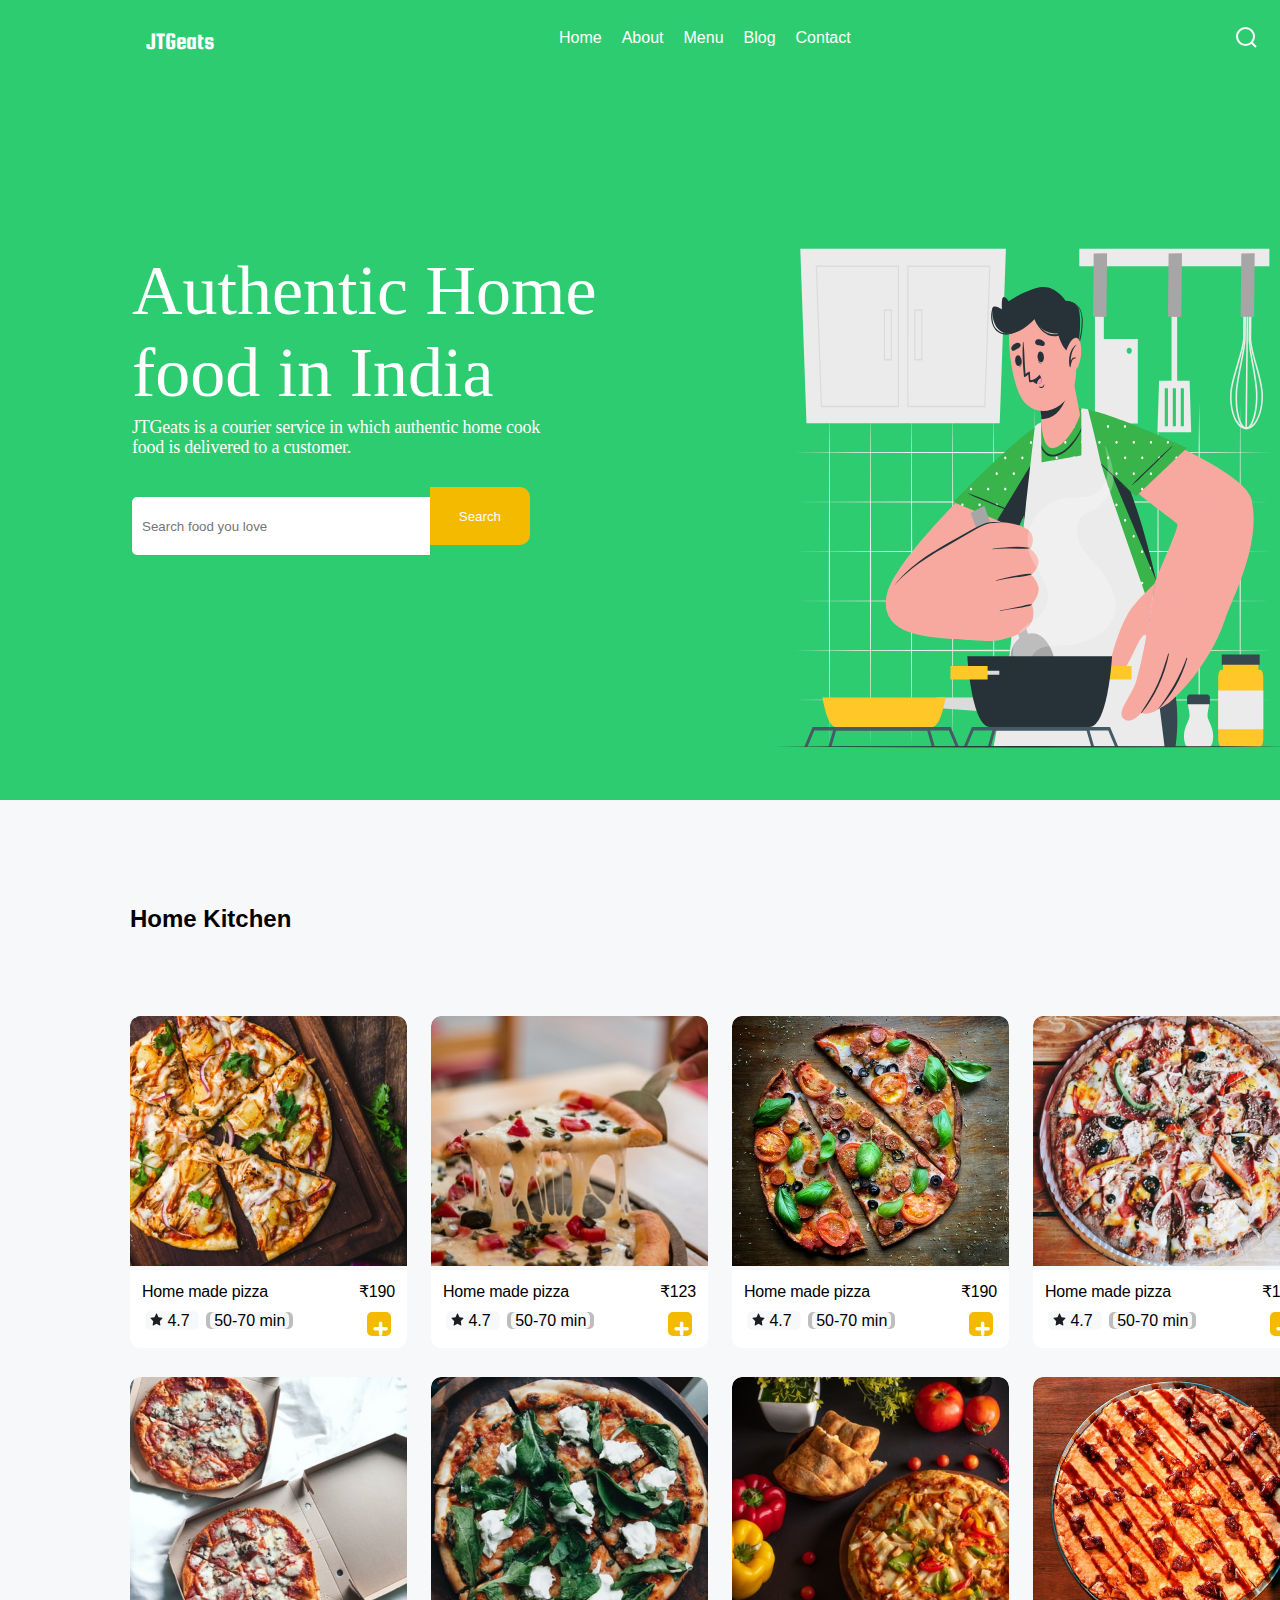
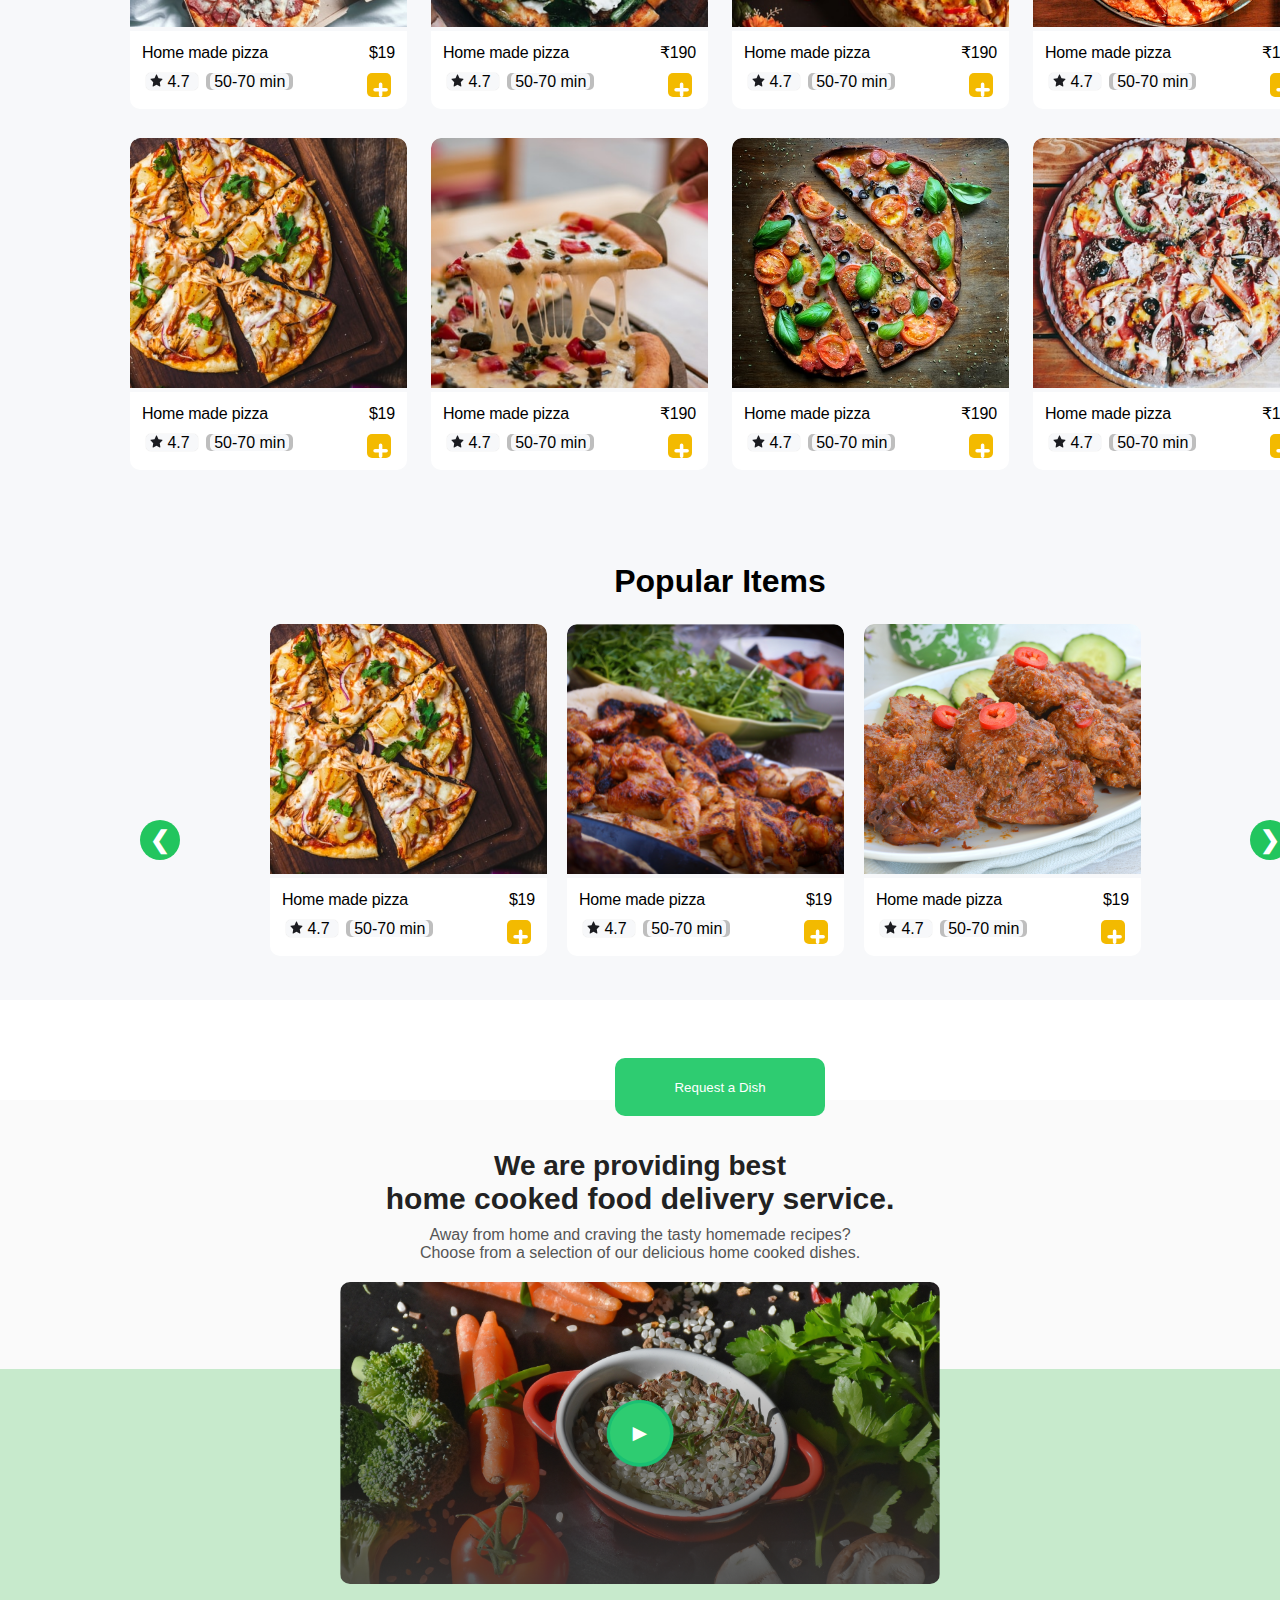
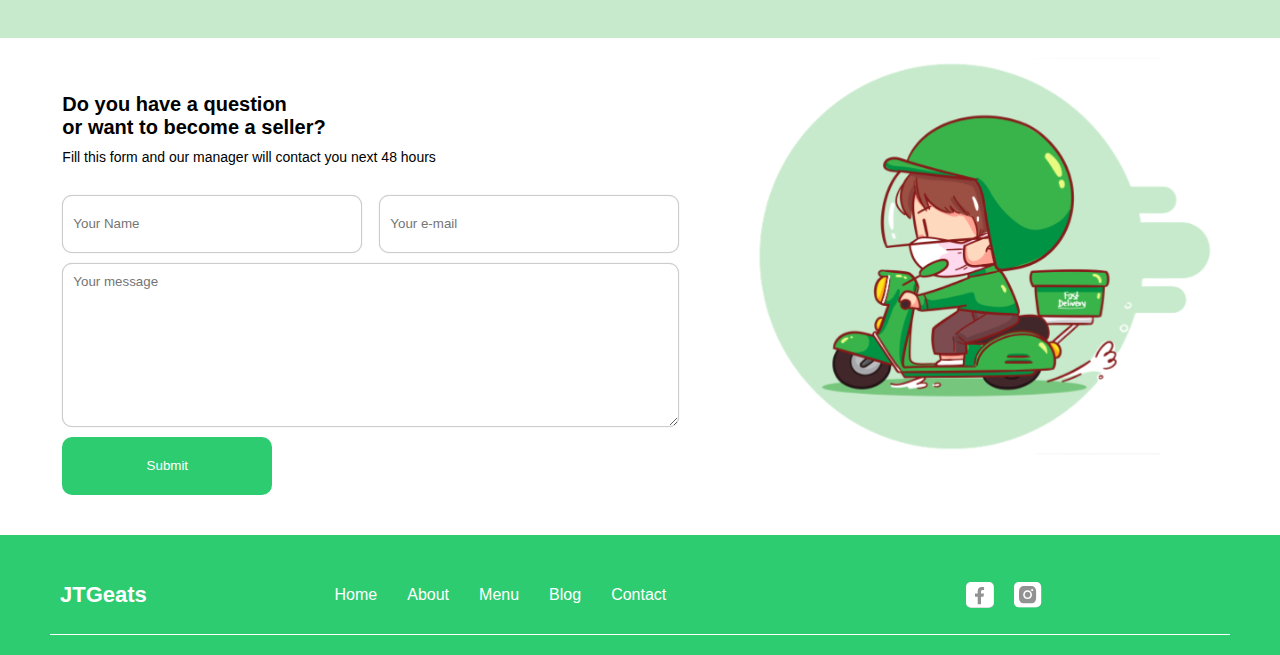
<file: index.html>
<!DOCTYPE html>
<html lang="en">

<head>
    <meta charset="UTF-8" />
    <meta name="viewport" content="width=device-width, initial-scale=1.0" />
    <title>JTGeats</title>
    <link rel="stylesheet" href="./styles.css" />
    <link rel="stylesheet" href="https://cdnjs.cloudflare.com/ajax/libs/font-awesome/6.7.2/css/all.min.css"
        integrity="sha512-Evv84Mr4kqVGRNSgIGL/F/aIDqQb7xQ2vcrdIwxfjThSH8CSR7PBEakCr51Ck+w+/U6swU2Im1vVX0SVk9ABhg=="
        crossorigin="anonymous" referrerpolicy="no-referrer" />

    <link href="https://fonts.googleapis.com/css?family=Squada One" rel="stylesheet" />
</head>

<body>
    <div class="container">
        <header>
            <nav class="navbar">
                <p class="logo">JTGeats</p>

                <div class="nav-menu">
                    <div class="nav-links">
                        <a href="#">Home</a>
                        <a href="#">About</a>
                        <a href="#">Menu</a>
                        <a href="#">Blog</a>
                        <a href="#">Contact</a>
                    </div>
                    <div class="icons">
                        <svg width="22" height="22" viewBox="0 0 22 22" fill="none" xmlns="http://www.w3.org/2000/svg">
                            <path
                                d="M21 21L16.514 16.506L21 21ZM19 10.5C19 12.7543 18.1045 14.9163 16.5104 16.5104C14.9163 18.1045 12.7543 19 10.5 19C8.24566 19 6.08365 18.1045 4.48959 16.5104C2.89553 14.9163 2 12.7543 2 10.5C2 8.24566 2.89553 6.08365 4.48959 4.48959C6.08365 2.89553 8.24566 2 10.5 2C12.7543 2 14.9163 2.89553 16.5104 4.48959C18.1045 6.08365 19 8.24566 19 10.5V10.5Z"
                                stroke="white" stroke-width="2" stroke-linecap="round" />
                        </svg>
                        <svg id="cartIcon" width="20" height="22" viewBox="0 0 20 22" fill="none"
                            xmlns="http://www.w3.org/2000/svg">
                            <path
                                d="M1.97689 8.84C2.01712 8.33881 2.24464 7.87115 2.61417 7.53017C2.98369 7.18918 3.46808 6.9999 3.97089 7H16.0289C16.5317 6.9999 17.0161 7.18918 17.3856 7.53017C17.7551 7.87115 17.9827 8.33881 18.0229 8.84L18.8259 18.84C18.848 19.1152 18.8129 19.392 18.7227 19.6529C18.6326 19.9139 18.4894 20.1533 18.3022 20.3562C18.115 20.5592 17.8878 20.7211 17.6349 20.8319C17.382 20.9427 17.109 20.9999 16.8329 21H3.16689C2.89081 20.9999 2.61774 20.9427 2.36487 20.8319C2.112 20.7211 1.8848 20.5592 1.69759 20.3562C1.51037 20.1533 1.36719 19.9139 1.27706 19.6529C1.18693 19.392 1.1518 19.1152 1.17389 18.84L1.97689 8.84V8.84Z"
                                stroke="white" stroke-width="2" stroke-linecap="round" stroke-linejoin="round" />
                            <path
                                d="M14 10V5C14 3.93913 13.5786 2.92172 12.8284 2.17157C12.0783 1.42143 11.0609 1 10 1C8.93913 1 7.92172 1.42143 7.17157 2.17157C6.42143 2.92172 6 3.93913 6 5V10"
                                stroke="white" stroke-width="2" stroke-linecap="round" stroke-linejoin="round" />
                        </svg>
                    </div>
                </div>
            </nav>
        </header>

        <section class="hero">
            <div class="hero-content">
                <div class="display-with-text">
                    <h1>Authentic Home food in India</h1>
                    <p>
                        JTGeats is a courier service in which authentic home cook food is
                        delivered to a customer.
                    </p>
                </div>
                <div class="search-container">
                    <input type="text" class="search-input" placeholder="Search food you love" />
                    <button class="search-button">Search</button>
                </div>
            </div>
            <div class="hero-image">
                <img src="./images/cooking/cuate.svg" alt="Chef cooking" />
            </div>
        </section>
    </div>

    <!-- main content -->
    <main class="kitchen-section">
        <div class="kitchen-cards">
            <h2>Home Kitchen</h2>
            <div class="cards">
                <div class="card">
                    <img src="./images/img1.png" alt="" />
                    <div class="card-content">
                        <p class="name-and-price">
                            <span class="item-name">Home made pizza</span>
                            <span class="price">₹190</span>
                        </p>
                        <p class="rating-and-button">
                            <span class="rating-and-delivery">
                                <span class="rating">
                                    <svg width="13" height="13" viewBox="0 0 13 13" fill="none"
                                        xmlns="http://www.w3.org/2000/svg">
                                        <path
                                            d="M12.1121 4.72554L8.51478 4.17806L6.90666 0.764102C6.86274 0.670629 6.79048 0.594961 6.70122 0.548967C6.47736 0.43324 6.20532 0.529679 6.09339 0.764102L4.48528 4.17806L0.88791 4.72554C0.788731 4.74038 0.698053 4.78934 0.628627 4.86352C0.544696 4.95386 0.498446 5.0754 0.50004 5.20142C0.501634 5.32745 0.550942 5.44766 0.637128 5.53563L3.23987 8.19291L2.62496 11.9452C2.61054 12.0324 2.61976 12.1222 2.65159 12.2043C2.68341 12.2864 2.73655 12.3575 2.805 12.4095C2.87344 12.4616 2.95444 12.4925 3.03882 12.4988C3.1232 12.5051 3.20757 12.4865 3.28238 12.4452L6.50003 10.6736L9.71768 12.4452C9.80553 12.4941 9.90754 12.5104 10.0053 12.4926C10.2518 12.4481 10.4176 12.2033 10.3751 11.9452L9.76019 8.19291L12.3629 5.53563C12.4338 5.46293 12.4805 5.36798 12.4947 5.26412C12.533 5.00447 12.3601 4.76412 12.1121 4.72554Z"
                                            fill="#1B1C21" />
                                    </svg>
                                    4.7
                                </span>
                                <span class="delivery-time-bg">
                                    <span class="delivery-time"> 50-70 min</span>
                                </span>
                            </span>

                            <button class="add-to-cart-btn">
                                <svg width="15" height="15" viewBox="0 0 15 15" fill="none"
                                    xmlns="http://www.w3.org/2000/svg">
                                    <path
                                        d="M7.59911 7.69607V13.1863M2.04956 7.69607H7.59911H2.04956ZM13.1487 7.69607H7.59911H13.1487ZM7.59911 7.69607V2.20587V7.69607Z"
                                        stroke="white" stroke-width="3.5" stroke-linecap="round"
                                        stroke-linejoin="round" />
                                </svg>
                            </button>
                        </p>
                    </div>
                </div>

                <div class="card">
                    <img src="./images/img2.png" alt="" />
                    <div class="card-content">
                        <p class="name-and-price">
                            <span class="item-name">Home made pizza</span>
                            <span class="price">₹123</span>
                        </p>
                        <p class="rating-and-button">
                            <span class="rating-and-delivery">
                                <span class="rating">
                                    <svg width="13" height="13" viewBox="0 0 13 13" fill="none"
                                        xmlns="http://www.w3.org/2000/svg">
                                        <path
                                            d="M12.1121 4.72554L8.51478 4.17806L6.90666 0.764102C6.86274 0.670629 6.79048 0.594961 6.70122 0.548967C6.47736 0.43324 6.20532 0.529679 6.09339 0.764102L4.48528 4.17806L0.88791 4.72554C0.788731 4.74038 0.698053 4.78934 0.628627 4.86352C0.544696 4.95386 0.498446 5.0754 0.50004 5.20142C0.501634 5.32745 0.550942 5.44766 0.637128 5.53563L3.23987 8.19291L2.62496 11.9452C2.61054 12.0324 2.61976 12.1222 2.65159 12.2043C2.68341 12.2864 2.73655 12.3575 2.805 12.4095C2.87344 12.4616 2.95444 12.4925 3.03882 12.4988C3.1232 12.5051 3.20757 12.4865 3.28238 12.4452L6.50003 10.6736L9.71768 12.4452C9.80553 12.4941 9.90754 12.5104 10.0053 12.4926C10.2518 12.4481 10.4176 12.2033 10.3751 11.9452L9.76019 8.19291L12.3629 5.53563C12.4338 5.46293 12.4805 5.36798 12.4947 5.26412C12.533 5.00447 12.3601 4.76412 12.1121 4.72554Z"
                                            fill="#1B1C21" />
                                    </svg>
                                    4.7
                                </span>
                                <span class="delivery-time-bg">
                                    <span class="delivery-time"> 50-70 min</span>
                                </span>
                            </span>

                            <button class="add-to-cart-btn">
                                <svg width="15" height="15" viewBox="0 0 15 15" fill="none"
                                    xmlns="http://www.w3.org/2000/svg">
                                    <path
                                        d="M7.59911 7.69607V13.1863M2.04956 7.69607H7.59911H2.04956ZM13.1487 7.69607H7.59911H13.1487ZM7.59911 7.69607V2.20587V7.69607Z"
                                        stroke="white" stroke-width="3.5" stroke-linecap="round"
                                        stroke-linejoin="round" />
                                </svg>
                            </button>
                        </p>
                    </div>
                </div>
                <div class="card">
                    <img src="./images/img3.png" alt="" />
                    <div class="card-content">
                        <p class="name-and-price">
                            <span class="item-name">Home made pizza</span>
                            <span class="price">₹190</span>
                        </p>
                        <p class="rating-and-button">
                            <span class="rating-and-delivery">
                                <span class="rating">
                                    <svg width="13" height="13" viewBox="0 0 13 13" fill="none"
                                        xmlns="http://www.w3.org/2000/svg">
                                        <path
                                            d="M12.1121 4.72554L8.51478 4.17806L6.90666 0.764102C6.86274 0.670629 6.79048 0.594961 6.70122 0.548967C6.47736 0.43324 6.20532 0.529679 6.09339 0.764102L4.48528 4.17806L0.88791 4.72554C0.788731 4.74038 0.698053 4.78934 0.628627 4.86352C0.544696 4.95386 0.498446 5.0754 0.50004 5.20142C0.501634 5.32745 0.550942 5.44766 0.637128 5.53563L3.23987 8.19291L2.62496 11.9452C2.61054 12.0324 2.61976 12.1222 2.65159 12.2043C2.68341 12.2864 2.73655 12.3575 2.805 12.4095C2.87344 12.4616 2.95444 12.4925 3.03882 12.4988C3.1232 12.5051 3.20757 12.4865 3.28238 12.4452L6.50003 10.6736L9.71768 12.4452C9.80553 12.4941 9.90754 12.5104 10.0053 12.4926C10.2518 12.4481 10.4176 12.2033 10.3751 11.9452L9.76019 8.19291L12.3629 5.53563C12.4338 5.46293 12.4805 5.36798 12.4947 5.26412C12.533 5.00447 12.3601 4.76412 12.1121 4.72554Z"
                                            fill="#1B1C21" />
                                    </svg>
                                    4.7
                                </span>
                                <span class="delivery-time-bg">
                                    <span class="delivery-time"> 50-70 min</span>
                                </span>
                            </span>

                            <button class="add-to-cart-btn">
                                <svg width="15" height="15" viewBox="0 0 15 15" fill="none"
                                    xmlns="http://www.w3.org/2000/svg">
                                    <path
                                        d="M7.59911 7.69607V13.1863M2.04956 7.69607H7.59911H2.04956ZM13.1487 7.69607H7.59911H13.1487ZM7.59911 7.69607V2.20587V7.69607Z"
                                        stroke="white" stroke-width="3.5" stroke-linecap="round"
                                        stroke-linejoin="round" />
                                </svg>
                            </button>
                        </p>
                    </div>
                </div>
                <div class="card">
                    <img src="./images/img4.png" alt="" />
                    <div class="card-content">
                        <p class="name-and-price">
                            <span class="item-name">Home made pizza</span>
                            <span class="price">₹190</span>
                        </p>
                        <p class="rating-and-button">
                            <span class="rating-and-delivery">
                                <span class="rating">
                                    <svg width="13" height="13" viewBox="0 0 13 13" fill="none"
                                        xmlns="http://www.w3.org/2000/svg">
                                        <path
                                            d="M12.1121 4.72554L8.51478 4.17806L6.90666 0.764102C6.86274 0.670629 6.79048 0.594961 6.70122 0.548967C6.47736 0.43324 6.20532 0.529679 6.09339 0.764102L4.48528 4.17806L0.88791 4.72554C0.788731 4.74038 0.698053 4.78934 0.628627 4.86352C0.544696 4.95386 0.498446 5.0754 0.50004 5.20142C0.501634 5.32745 0.550942 5.44766 0.637128 5.53563L3.23987 8.19291L2.62496 11.9452C2.61054 12.0324 2.61976 12.1222 2.65159 12.2043C2.68341 12.2864 2.73655 12.3575 2.805 12.4095C2.87344 12.4616 2.95444 12.4925 3.03882 12.4988C3.1232 12.5051 3.20757 12.4865 3.28238 12.4452L6.50003 10.6736L9.71768 12.4452C9.80553 12.4941 9.90754 12.5104 10.0053 12.4926C10.2518 12.4481 10.4176 12.2033 10.3751 11.9452L9.76019 8.19291L12.3629 5.53563C12.4338 5.46293 12.4805 5.36798 12.4947 5.26412C12.533 5.00447 12.3601 4.76412 12.1121 4.72554Z"
                                            fill="#1B1C21" />
                                    </svg>
                                    4.7
                                </span>
                                <span class="delivery-time-bg">
                                    <span class="delivery-time"> 50-70 min</span>
                                </span>
                            </span>

                            <button class="add-to-cart-btn">
                                <svg width="15" height="15" viewBox="0 0 15 15" fill="none"
                                    xmlns="http://www.w3.org/2000/svg">
                                    <path
                                        d="M7.59911 7.69607V13.1863M2.04956 7.69607H7.59911H2.04956ZM13.1487 7.69607H7.59911H13.1487ZM7.59911 7.69607V2.20587V7.69607Z"
                                        stroke="white" stroke-width="3.5" stroke-linecap="round"
                                        stroke-linejoin="round" />
                                </svg>
                            </button>
                        </p>
                    </div>
                </div>
                <div class="card">
                    <img src="./images/img5.png" alt="" />
                    <div class="card-content">
                        <p class="name-and-price">
                            <span class="item-name">Home made pizza</span>
                            <span class="price">$19</span>
                        </p>
                        <p class="rating-and-button">
                            <span class="rating-and-delivery">
                                <span class="rating">
                                    <svg width="13" height="13" viewBox="0 0 13 13" fill="none"
                                        xmlns="http://www.w3.org/2000/svg">
                                        <path
                                            d="M12.1121 4.72554L8.51478 4.17806L6.90666 0.764102C6.86274 0.670629 6.79048 0.594961 6.70122 0.548967C6.47736 0.43324 6.20532 0.529679 6.09339 0.764102L4.48528 4.17806L0.88791 4.72554C0.788731 4.74038 0.698053 4.78934 0.628627 4.86352C0.544696 4.95386 0.498446 5.0754 0.50004 5.20142C0.501634 5.32745 0.550942 5.44766 0.637128 5.53563L3.23987 8.19291L2.62496 11.9452C2.61054 12.0324 2.61976 12.1222 2.65159 12.2043C2.68341 12.2864 2.73655 12.3575 2.805 12.4095C2.87344 12.4616 2.95444 12.4925 3.03882 12.4988C3.1232 12.5051 3.20757 12.4865 3.28238 12.4452L6.50003 10.6736L9.71768 12.4452C9.80553 12.4941 9.90754 12.5104 10.0053 12.4926C10.2518 12.4481 10.4176 12.2033 10.3751 11.9452L9.76019 8.19291L12.3629 5.53563C12.4338 5.46293 12.4805 5.36798 12.4947 5.26412C12.533 5.00447 12.3601 4.76412 12.1121 4.72554Z"
                                            fill="#1B1C21" />
                                    </svg>
                                    4.7
                                </span>
                                <span class="delivery-time-bg">
                                    <span class="delivery-time"> 50-70 min</span>
                                </span>
                            </span>

                            <button class="add-to-cart-btn">
                                <svg width="15" height="15" viewBox="0 0 15 15" fill="none"
                                    xmlns="http://www.w3.org/2000/svg">
                                    <path
                                        d="M7.59911 7.69607V13.1863M2.04956 7.69607H7.59911H2.04956ZM13.1487 7.69607H7.59911H13.1487ZM7.59911 7.69607V2.20587V7.69607Z"
                                        stroke="white" stroke-width="3.5" stroke-linecap="round"
                                        stroke-linejoin="round" />
                                </svg>
                            </button>
                        </p>
                    </div>
                </div>
                <div class="card">
                    <img src="./images/img6.png" alt="" />
                    <div class="card-content">
                        <p class="name-and-price">
                            <span class="item-name">Home made pizza</span>
                            <span class="price">₹190</span>
                        </p>
                        <p class="rating-and-button">
                            <span class="rating-and-delivery">
                                <span class="rating">
                                    <svg width="13" height="13" viewBox="0 0 13 13" fill="none"
                                        xmlns="http://www.w3.org/2000/svg">
                                        <path
                                            d="M12.1121 4.72554L8.51478 4.17806L6.90666 0.764102C6.86274 0.670629 6.79048 0.594961 6.70122 0.548967C6.47736 0.43324 6.20532 0.529679 6.09339 0.764102L4.48528 4.17806L0.88791 4.72554C0.788731 4.74038 0.698053 4.78934 0.628627 4.86352C0.544696 4.95386 0.498446 5.0754 0.50004 5.20142C0.501634 5.32745 0.550942 5.44766 0.637128 5.53563L3.23987 8.19291L2.62496 11.9452C2.61054 12.0324 2.61976 12.1222 2.65159 12.2043C2.68341 12.2864 2.73655 12.3575 2.805 12.4095C2.87344 12.4616 2.95444 12.4925 3.03882 12.4988C3.1232 12.5051 3.20757 12.4865 3.28238 12.4452L6.50003 10.6736L9.71768 12.4452C9.80553 12.4941 9.90754 12.5104 10.0053 12.4926C10.2518 12.4481 10.4176 12.2033 10.3751 11.9452L9.76019 8.19291L12.3629 5.53563C12.4338 5.46293 12.4805 5.36798 12.4947 5.26412C12.533 5.00447 12.3601 4.76412 12.1121 4.72554Z"
                                            fill="#1B1C21" />
                                    </svg>
                                    4.7
                                </span>
                                <span class="delivery-time-bg">
                                    <span class="delivery-time"> 50-70 min</span>
                                </span>
                            </span>

                            <button class="add-to-cart-btn">
                                <svg width="15" height="15" viewBox="0 0 15 15" fill="none"
                                    xmlns="http://www.w3.org/2000/svg">
                                    <path
                                        d="M7.59911 7.69607V13.1863M2.04956 7.69607H7.59911H2.04956ZM13.1487 7.69607H7.59911H13.1487ZM7.59911 7.69607V2.20587V7.69607Z"
                                        stroke="white" stroke-width="3.5" stroke-linecap="round"
                                        stroke-linejoin="round" />
                                </svg>
                            </button>
                        </p>
                    </div>
                </div>
                <div class="card">
                    <img src="./images/img7.png" alt="" />
                    <div class="card-content">
                        <p class="name-and-price">
                            <span class="item-name">Home made pizza</span>
                            <span class="price">₹190</span>
                        </p>
                        <p class="rating-and-button">
                            <span class="rating-and-delivery">
                                <span class="rating">
                                    <svg width="13" height="13" viewBox="0 0 13 13" fill="none"
                                        xmlns="http://www.w3.org/2000/svg">
                                        <path
                                            d="M12.1121 4.72554L8.51478 4.17806L6.90666 0.764102C6.86274 0.670629 6.79048 0.594961 6.70122 0.548967C6.47736 0.43324 6.20532 0.529679 6.09339 0.764102L4.48528 4.17806L0.88791 4.72554C0.788731 4.74038 0.698053 4.78934 0.628627 4.86352C0.544696 4.95386 0.498446 5.0754 0.50004 5.20142C0.501634 5.32745 0.550942 5.44766 0.637128 5.53563L3.23987 8.19291L2.62496 11.9452C2.61054 12.0324 2.61976 12.1222 2.65159 12.2043C2.68341 12.2864 2.73655 12.3575 2.805 12.4095C2.87344 12.4616 2.95444 12.4925 3.03882 12.4988C3.1232 12.5051 3.20757 12.4865 3.28238 12.4452L6.50003 10.6736L9.71768 12.4452C9.80553 12.4941 9.90754 12.5104 10.0053 12.4926C10.2518 12.4481 10.4176 12.2033 10.3751 11.9452L9.76019 8.19291L12.3629 5.53563C12.4338 5.46293 12.4805 5.36798 12.4947 5.26412C12.533 5.00447 12.3601 4.76412 12.1121 4.72554Z"
                                            fill="#1B1C21" />
                                    </svg>
                                    4.7
                                </span>
                                <span class="delivery-time-bg">
                                    <span class="delivery-time"> 50-70 min</span>
                                </span>
                            </span>

                            <button class="add-to-cart-btn">
                                <svg width="15" height="15" viewBox="0 0 15 15" fill="none"
                                    xmlns="http://www.w3.org/2000/svg">
                                    <path
                                        d="M7.59911 7.69607V13.1863M2.04956 7.69607H7.59911H2.04956ZM13.1487 7.69607H7.59911H13.1487ZM7.59911 7.69607V2.20587V7.69607Z"
                                        stroke="white" stroke-width="3.5" stroke-linecap="round"
                                        stroke-linejoin="round" />
                                </svg>
                            </button>
                        </p>
                    </div>
                </div>
                <div class="card">
                    <img src="./images/img8.png" alt="" />
                    <div class="card-content">
                        <p class="name-and-price">
                            <span class="item-name">Home made pizza</span>
                            <span class="price">₹190</span>
                        </p>
                        <p class="rating-and-button">
                            <span class="rating-and-delivery">
                                <span class="rating">
                                    <svg width="13" height="13" viewBox="0 0 13 13" fill="none"
                                        xmlns="http://www.w3.org/2000/svg">
                                        <path
                                            d="M12.1121 4.72554L8.51478 4.17806L6.90666 0.764102C6.86274 0.670629 6.79048 0.594961 6.70122 0.548967C6.47736 0.43324 6.20532 0.529679 6.09339 0.764102L4.48528 4.17806L0.88791 4.72554C0.788731 4.74038 0.698053 4.78934 0.628627 4.86352C0.544696 4.95386 0.498446 5.0754 0.50004 5.20142C0.501634 5.32745 0.550942 5.44766 0.637128 5.53563L3.23987 8.19291L2.62496 11.9452C2.61054 12.0324 2.61976 12.1222 2.65159 12.2043C2.68341 12.2864 2.73655 12.3575 2.805 12.4095C2.87344 12.4616 2.95444 12.4925 3.03882 12.4988C3.1232 12.5051 3.20757 12.4865 3.28238 12.4452L6.50003 10.6736L9.71768 12.4452C9.80553 12.4941 9.90754 12.5104 10.0053 12.4926C10.2518 12.4481 10.4176 12.2033 10.3751 11.9452L9.76019 8.19291L12.3629 5.53563C12.4338 5.46293 12.4805 5.36798 12.4947 5.26412C12.533 5.00447 12.3601 4.76412 12.1121 4.72554Z"
                                            fill="#1B1C21" />
                                    </svg>
                                    4.7
                                </span>
                                <span class="delivery-time-bg">
                                    <span class="delivery-time"> 50-70 min</span>
                                </span>
                            </span>

                            <button class="add-to-cart-btn">
                                <svg width="15" height="15" viewBox="0 0 15 15" fill="none"
                                    xmlns="http://www.w3.org/2000/svg">
                                    <path
                                        d="M7.59911 7.69607V13.1863M2.04956 7.69607H7.59911H2.04956ZM13.1487 7.69607H7.59911H13.1487ZM7.59911 7.69607V2.20587V7.69607Z"
                                        stroke="white" stroke-width="3.5" stroke-linecap="round"
                                        stroke-linejoin="round" />
                                </svg>
                            </button>
                        </p>
                    </div>
                </div>
                <div class="card">
                    <img src="./images/img1.png" alt="" />
                    <div class="card-content">
                        <p class="name-and-price">
                            <span class="item-name">Home made pizza</span>
                            <span class="price">$19</span>
                        </p>
                        <p class="rating-and-button">
                            <span class="rating-and-delivery">
                                <span class="rating">
                                    <svg width="13" height="13" viewBox="0 0 13 13" fill="none"
                                        xmlns="http://www.w3.org/2000/svg">
                                        <path
                                            d="M12.1121 4.72554L8.51478 4.17806L6.90666 0.764102C6.86274 0.670629 6.79048 0.594961 6.70122 0.548967C6.47736 0.43324 6.20532 0.529679 6.09339 0.764102L4.48528 4.17806L0.88791 4.72554C0.788731 4.74038 0.698053 4.78934 0.628627 4.86352C0.544696 4.95386 0.498446 5.0754 0.50004 5.20142C0.501634 5.32745 0.550942 5.44766 0.637128 5.53563L3.23987 8.19291L2.62496 11.9452C2.61054 12.0324 2.61976 12.1222 2.65159 12.2043C2.68341 12.2864 2.73655 12.3575 2.805 12.4095C2.87344 12.4616 2.95444 12.4925 3.03882 12.4988C3.1232 12.5051 3.20757 12.4865 3.28238 12.4452L6.50003 10.6736L9.71768 12.4452C9.80553 12.4941 9.90754 12.5104 10.0053 12.4926C10.2518 12.4481 10.4176 12.2033 10.3751 11.9452L9.76019 8.19291L12.3629 5.53563C12.4338 5.46293 12.4805 5.36798 12.4947 5.26412C12.533 5.00447 12.3601 4.76412 12.1121 4.72554Z"
                                            fill="#1B1C21" />
                                    </svg>
                                    4.7
                                </span>
                                <span class="delivery-time-bg">
                                    <span class="delivery-time"> 50-70 min</span>
                                </span>
                            </span>

                            <button class="add-to-cart-btn">
                                <svg width="15" height="15" viewBox="0 0 15 15" fill="none"
                                    xmlns="http://www.w3.org/2000/svg">
                                    <path
                                        d="M7.59911 7.69607V13.1863M2.04956 7.69607H7.59911H2.04956ZM13.1487 7.69607H7.59911H13.1487ZM7.59911 7.69607V2.20587V7.69607Z"
                                        stroke="white" stroke-width="3.5" stroke-linecap="round"
                                        stroke-linejoin="round" />
                                </svg>
                            </button>
                        </p>
                    </div>
                </div>
                <div class="card">
                    <img src="./images/img2.png" alt="" />
                    <div class="card-content">
                        <p class="name-and-price">
                            <span class="item-name">Home made pizza</span>
                            <span class="price">₹190</span>
                        </p>
                        <p class="rating-and-button">
                            <span class="rating-and-delivery">
                                <span class="rating">
                                    <svg width="13" height="13" viewBox="0 0 13 13" fill="none"
                                        xmlns="http://www.w3.org/2000/svg">
                                        <path
                                            d="M12.1121 4.72554L8.51478 4.17806L6.90666 0.764102C6.86274 0.670629 6.79048 0.594961 6.70122 0.548967C6.47736 0.43324 6.20532 0.529679 6.09339 0.764102L4.48528 4.17806L0.88791 4.72554C0.788731 4.74038 0.698053 4.78934 0.628627 4.86352C0.544696 4.95386 0.498446 5.0754 0.50004 5.20142C0.501634 5.32745 0.550942 5.44766 0.637128 5.53563L3.23987 8.19291L2.62496 11.9452C2.61054 12.0324 2.61976 12.1222 2.65159 12.2043C2.68341 12.2864 2.73655 12.3575 2.805 12.4095C2.87344 12.4616 2.95444 12.4925 3.03882 12.4988C3.1232 12.5051 3.20757 12.4865 3.28238 12.4452L6.50003 10.6736L9.71768 12.4452C9.80553 12.4941 9.90754 12.5104 10.0053 12.4926C10.2518 12.4481 10.4176 12.2033 10.3751 11.9452L9.76019 8.19291L12.3629 5.53563C12.4338 5.46293 12.4805 5.36798 12.4947 5.26412C12.533 5.00447 12.3601 4.76412 12.1121 4.72554Z"
                                            fill="#1B1C21" />
                                    </svg>
                                    4.7
                                </span>
                                <span class="delivery-time-bg">
                                    <span class="delivery-time"> 50-70 min</span>
                                </span>
                            </span>

                            <button class="add-to-cart-btn">
                                <svg width="15" height="15" viewBox="0 0 15 15" fill="none"
                                    xmlns="http://www.w3.org/2000/svg">
                                    <path
                                        d="M7.59911 7.69607V13.1863M2.04956 7.69607H7.59911H2.04956ZM13.1487 7.69607H7.59911H13.1487ZM7.59911 7.69607V2.20587V7.69607Z"
                                        stroke="white" stroke-width="3.5" stroke-linecap="round"
                                        stroke-linejoin="round" />
                                </svg>
                            </button>
                        </p>
                    </div>
                </div>
                <div class="card">
                    <img src="./images/img3.png" alt="" />
                    <div class="card-content">
                        <p class="name-and-price">
                            <span class="item-name">Home made pizza</span>
                            <span class="price">₹190</span>
                        </p>
                        <p class="rating-and-button">
                            <span class="rating-and-delivery">
                                <span class="rating">
                                    <svg width="13" height="13" viewBox="0 0 13 13" fill="none"
                                        xmlns="http://www.w3.org/2000/svg">
                                        <path
                                            d="M12.1121 4.72554L8.51478 4.17806L6.90666 0.764102C6.86274 0.670629 6.79048 0.594961 6.70122 0.548967C6.47736 0.43324 6.20532 0.529679 6.09339 0.764102L4.48528 4.17806L0.88791 4.72554C0.788731 4.74038 0.698053 4.78934 0.628627 4.86352C0.544696 4.95386 0.498446 5.0754 0.50004 5.20142C0.501634 5.32745 0.550942 5.44766 0.637128 5.53563L3.23987 8.19291L2.62496 11.9452C2.61054 12.0324 2.61976 12.1222 2.65159 12.2043C2.68341 12.2864 2.73655 12.3575 2.805 12.4095C2.87344 12.4616 2.95444 12.4925 3.03882 12.4988C3.1232 12.5051 3.20757 12.4865 3.28238 12.4452L6.50003 10.6736L9.71768 12.4452C9.80553 12.4941 9.90754 12.5104 10.0053 12.4926C10.2518 12.4481 10.4176 12.2033 10.3751 11.9452L9.76019 8.19291L12.3629 5.53563C12.4338 5.46293 12.4805 5.36798 12.4947 5.26412C12.533 5.00447 12.3601 4.76412 12.1121 4.72554Z"
                                            fill="#1B1C21" />
                                    </svg>
                                    4.7
                                </span>
                                <span class="delivery-time-bg">
                                    <span class="delivery-time"> 50-70 min</span>
                                </span>
                            </span>

                            <button class="add-to-cart-btn">
                                <svg width="15" height="15" viewBox="0 0 15 15" fill="none"
                                    xmlns="http://www.w3.org/2000/svg">
                                    <path
                                        d="M7.59911 7.69607V13.1863M2.04956 7.69607H7.59911H2.04956ZM13.1487 7.69607H7.59911H13.1487ZM7.59911 7.69607V2.20587V7.69607Z"
                                        stroke="white" stroke-width="3.5" stroke-linecap="round"
                                        stroke-linejoin="round" />
                                </svg>
                            </button>
                        </p>
                    </div>
                </div>
                <div class="card">
                    <img src="./images/img4.png" alt="" />
                    <div class="card-content">
                        <p class="name-and-price">
                            <span class="item-name">Home made pizza</span>
                            <span class="price">₹190</span>
                        </p>
                        <p class="rating-and-button">
                            <span class="rating-and-delivery">
                                <span class="rating">
                                    <svg width="13" height="13" viewBox="0 0 13 13" fill="none"
                                        xmlns="http://www.w3.org/2000/svg">
                                        <path
                                            d="M12.1121 4.72554L8.51478 4.17806L6.90666 0.764102C6.86274 0.670629 6.79048 0.594961 6.70122 0.548967C6.47736 0.43324 6.20532 0.529679 6.09339 0.764102L4.48528 4.17806L0.88791 4.72554C0.788731 4.74038 0.698053 4.78934 0.628627 4.86352C0.544696 4.95386 0.498446 5.0754 0.50004 5.20142C0.501634 5.32745 0.550942 5.44766 0.637128 5.53563L3.23987 8.19291L2.62496 11.9452C2.61054 12.0324 2.61976 12.1222 2.65159 12.2043C2.68341 12.2864 2.73655 12.3575 2.805 12.4095C2.87344 12.4616 2.95444 12.4925 3.03882 12.4988C3.1232 12.5051 3.20757 12.4865 3.28238 12.4452L6.50003 10.6736L9.71768 12.4452C9.80553 12.4941 9.90754 12.5104 10.0053 12.4926C10.2518 12.4481 10.4176 12.2033 10.3751 11.9452L9.76019 8.19291L12.3629 5.53563C12.4338 5.46293 12.4805 5.36798 12.4947 5.26412C12.533 5.00447 12.3601 4.76412 12.1121 4.72554Z"
                                            fill="#1B1C21" />
                                    </svg>
                                    4.7
                                </span>
                                <span class="delivery-time-bg">
                                    <span class="delivery-time"> 50-70 min</span>
                                </span>
                            </span>

                            <button class="add-to-cart-btn">
                                <svg width="15" height="15" viewBox="0 0 15 15" fill="none"
                                    xmlns="http://www.w3.org/2000/svg">
                                    <path
                                        d="M7.59911 7.69607V13.1863M2.04956 7.69607H7.59911H2.04956ZM13.1487 7.69607H7.59911H13.1487ZM7.59911 7.69607V2.20587V7.69607Z"
                                        stroke="white" stroke-width="3.5" stroke-linecap="round"
                                        stroke-linejoin="round" />
                                </svg>
                            </button>
                        </p>
                    </div>
                </div>
            </div>
        </div>

        <!-- Popular Items Carousel -->
        <div class="carousel-container">
            <h1 class="carousel-title">Popular Items</h1>
            <button class="carousel-arrow prev">&#10094;</button>
            <div class="carousel-track cards crousel-cards">
                <div class="card on-hover carousel-card">
                    <img src="./images/pi1.png" alt="" />
                    <div class="card-content">
                        <p class="name-and-price">
                            <span class="item-name">Home made pizza</span>
                            <span class="price">$19</span>
                        </p>
                        <p class="rating-and-button">
                            <span class="rating-and-delivery">
                                <span class="rating">
                                    <svg width="13" height="13" viewBox="0 0 13 13" fill="none"
                                        xmlns="http://www.w3.org/2000/svg">
                                        <path
                                            d="M12.1121 4.72554L8.51478 4.17806L6.90666 0.764102C6.86274 0.670629 6.79048 0.594961 6.70122 0.548967C6.47736 0.43324 6.20532 0.529679 6.09339 0.764102L4.48528 4.17806L0.88791 4.72554C0.788731 4.74038 0.698053 4.78934 0.628627 4.86352C0.544696 4.95386 0.498446 5.0754 0.50004 5.20142C0.501634 5.32745 0.550942 5.44766 0.637128 5.53563L3.23987 8.19291L2.62496 11.9452C2.61054 12.0324 2.61976 12.1222 2.65159 12.2043C2.68341 12.2864 2.73655 12.3575 2.805 12.4095C2.87344 12.4616 2.95444 12.4925 3.03882 12.4988C3.1232 12.5051 3.20757 12.4865 3.28238 12.4452L6.50003 10.6736L9.71768 12.4452C9.80553 12.4941 9.90754 12.5104 10.0053 12.4926C10.2518 12.4481 10.4176 12.2033 10.3751 11.9452L9.76019 8.19291L12.3629 5.53563C12.4338 5.46293 12.4805 5.36798 12.4947 5.26412C12.533 5.00447 12.3601 4.76412 12.1121 4.72554Z"
                                            fill="#1B1C21" />
                                    </svg>
                                    4.7
                                </span>
                                <span class="delivery-time-bg">
                                    <span class="delivery-time"> 50-70 min</span>
                                </span>
                            </span>

                            <button class="add-to-cart-btn">
                                <svg width="15" height="15" viewBox="0 0 15 15" fill="none"
                                    xmlns="http://www.w3.org/2000/svg">
                                    <path
                                        d="M7.59911 7.69607V13.1863M2.04956 7.69607H7.59911H2.04956ZM13.1487 7.69607H7.59911H13.1487ZM7.59911 7.69607V2.20587V7.69607Z"
                                        stroke="white" stroke-width="3.5" stroke-linecap="round"
                                        stroke-linejoin="round" />
                                </svg>
                            </button>
                        </p>
                    </div>
                </div>
                <div class="card on-hover carousel-card">
                    <img src="./images/pi2.png" alt="" />
                    <div class="card-content">
                        <p class="name-and-price">
                            <span class="item-name">Home made pizza</span>
                            <span class="price">$19</span>
                        </p>
                        <p class="rating-and-button">
                            <span class="rating-and-delivery">
                                <span class="rating">
                                    <svg width="13" height="13" viewBox="0 0 13 13" fill="none"
                                        xmlns="http://www.w3.org/2000/svg">
                                        <path
                                            d="M12.1121 4.72554L8.51478 4.17806L6.90666 0.764102C6.86274 0.670629 6.79048 0.594961 6.70122 0.548967C6.47736 0.43324 6.20532 0.529679 6.09339 0.764102L4.48528 4.17806L0.88791 4.72554C0.788731 4.74038 0.698053 4.78934 0.628627 4.86352C0.544696 4.95386 0.498446 5.0754 0.50004 5.20142C0.501634 5.32745 0.550942 5.44766 0.637128 5.53563L3.23987 8.19291L2.62496 11.9452C2.61054 12.0324 2.61976 12.1222 2.65159 12.2043C2.68341 12.2864 2.73655 12.3575 2.805 12.4095C2.87344 12.4616 2.95444 12.4925 3.03882 12.4988C3.1232 12.5051 3.20757 12.4865 3.28238 12.4452L6.50003 10.6736L9.71768 12.4452C9.80553 12.4941 9.90754 12.5104 10.0053 12.4926C10.2518 12.4481 10.4176 12.2033 10.3751 11.9452L9.76019 8.19291L12.3629 5.53563C12.4338 5.46293 12.4805 5.36798 12.4947 5.26412C12.533 5.00447 12.3601 4.76412 12.1121 4.72554Z"
                                            fill="#1B1C21" />
                                    </svg>
                                    4.7
                                </span>
                                <span class="delivery-time-bg">
                                    <span class="delivery-time"> 50-70 min</span>
                                </span>
                            </span>

                            <button class="add-to-cart-btn">
                                <svg width="15" height="15" viewBox="0 0 15 15" fill="none"
                                    xmlns="http://www.w3.org/2000/svg">
                                    <path
                                        d="M7.59911 7.69607V13.1863M2.04956 7.69607H7.59911H2.04956ZM13.1487 7.69607H7.59911H13.1487ZM7.59911 7.69607V2.20587V7.69607Z"
                                        stroke="white" stroke-width="3.5" stroke-linecap="round"
                                        stroke-linejoin="round" />
                                </svg>
                            </button>
                        </p>
                    </div>
                </div>
                <div class="card on-hover carousel-card">
                    <img src="./images/pi3.png" alt="" />
                    <div class="card-content">
                        <p class="name-and-price">
                            <span class="item-name">Home made pizza</span>
                            <span class="price">$19</span>
                        </p>
                        <p class="rating-and-button">
                            <span class="rating-and-delivery">
                                <span class="rating">
                                    <svg width="13" height="13" viewBox="0 0 13 13" fill="none"
                                        xmlns="http://www.w3.org/2000/svg">
                                        <path
                                            d="M12.1121 4.72554L8.51478 4.17806L6.90666 0.764102C6.86274 0.670629 6.79048 0.594961 6.70122 0.548967C6.47736 0.43324 6.20532 0.529679 6.09339 0.764102L4.48528 4.17806L0.88791 4.72554C0.788731 4.74038 0.698053 4.78934 0.628627 4.86352C0.544696 4.95386 0.498446 5.0754 0.50004 5.20142C0.501634 5.32745 0.550942 5.44766 0.637128 5.53563L3.23987 8.19291L2.62496 11.9452C2.61054 12.0324 2.61976 12.1222 2.65159 12.2043C2.68341 12.2864 2.73655 12.3575 2.805 12.4095C2.87344 12.4616 2.95444 12.4925 3.03882 12.4988C3.1232 12.5051 3.20757 12.4865 3.28238 12.4452L6.50003 10.6736L9.71768 12.4452C9.80553 12.4941 9.90754 12.5104 10.0053 12.4926C10.2518 12.4481 10.4176 12.2033 10.3751 11.9452L9.76019 8.19291L12.3629 5.53563C12.4338 5.46293 12.4805 5.36798 12.4947 5.26412C12.533 5.00447 12.3601 4.76412 12.1121 4.72554Z"
                                            fill="#1B1C21" />
                                    </svg>
                                    4.7
                                </span>
                                <span class="delivery-time-bg">
                                    <span class="delivery-time"> 50-70 min</span>
                                </span>
                            </span>

                            <button class="add-to-cart-btn">
                                <svg width="15" height="15" viewBox="0 0 15 15" fill="none"
                                    xmlns="http://www.w3.org/2000/svg">
                                    <path
                                        d="M7.59911 7.69607V13.1863M2.04956 7.69607H7.59911H2.04956ZM13.1487 7.69607H7.59911H13.1487ZM7.59911 7.69607V2.20587V7.69607Z"
                                        stroke="white" stroke-width="3.5" stroke-linecap="round"
                                        stroke-linejoin="round" />
                                </svg>
                            </button>
                        </p>
                    </div>
                </div>
            </div>
            <button class="carousel-arrow next">&#10095;</button>
            <button class="request-btn" id="requestDishBtn">Request a Dish</button>
        </div>


    </main>

    <!-- video section -->
    <section class="service-section">
        <div class="content">
            <h2>We are providing best <br><span>home cooked food delivery service.</span></h2>
            <p>Away from home and craving the tasty homemade recipes?<br>
                Choose from a selection of our delicious home cooked dishes.</p>
        </div>
        <div class="image-container">
            <img src="./images/video.png" alt="Home Cooked Food">
            <div class="play-button">
                <span>&#9658;</span>
            </div>
        </div>
    </section>

    <!-- contect form  -->

    <div class="contact-container">
        <div class="form-box">
            <h2>Do you have a question<br>or want to become a seller?</h2>
            <p class="sub-text">Fill this form and our manager will contact you next 48 hours</p>
            <form>
                <div class="input-group">
                    <input type="text" placeholder="Your Name" required>
                    <input type="email" placeholder="Your e-mail" required>
                </div>
                <textarea placeholder="Your message" required></textarea>
                <button type="submit" class="smt">Submit</button>
            </form>
        </div>
        <div class="image-box">
            <img src="./images/Food_delivery_cute_man_riding_motorcycles_cartoon_art_illustration 2.svg"
                alt="Delivery Girl Illustration">
        </div>
    </div>
    <!-- footer section  -->
    <footer class="footer">

        <h2>JTGeats</h2>
        <div class="nav-container">
            <nav>
                <a href="#">Home</a>
                <a href="#">About</a>
                <a href="#">Menu</a>
                <a href="#">Blog</a>
                <a href="#">Contact</a>



            </nav>

            <div class="svg-footer">
                <svg width="28" height="26" viewBox="0 0 28 26" fill="none" xmlns="http://www.w3.org/2000/svg">
                    <rect width="28" height="26" rx="5" fill="#BEBEBE" />
                    <rect width="27.75" height="25.5" rx="5" fill="white" />
                    <path
                        d="M17.486 14.7495L17.9571 11.6127H15.0125V9.57708C15.0125 8.71908 15.4237 7.88221 16.7426 7.88221H18.0811V5.21179C18.0811 5.21179 16.8666 5 15.7051 5C13.2804 5 11.6955 6.50258 11.6955 9.22229V11.6132H9V14.75H11.6955V22.3333H15.0125V14.75L17.486 14.7495Z"
                        fill="#929292" />
                </svg>
                <svg width="28" height="26" viewBox="0 0 28 26" fill="none" xmlns="http://www.w3.org/2000/svg">
                    <rect width="27.1532" height="25.3333" rx="5" fill="#BEBEBE" />
                    <rect width="27.1532" height="25.3333" rx="5" fill="white" />
                    <path
                        d="M13.5743 9.77655C11.9994 9.77655 10.7142 11.0753 10.7142 12.6667C10.7142 14.2581 11.9994 15.5568 13.5743 15.5568C15.1491 15.5568 16.4343 14.2581 16.4343 12.6667C16.4343 11.0753 15.1491 9.77655 13.5743 9.77655ZM22.1522 12.6667C22.1522 11.4699 22.1629 10.2839 22.0964 9.08925C22.0299 7.70165 21.7166 6.47015 20.7125 5.45546C19.7063 4.43861 18.4897 4.12423 17.1166 4.05702C15.9322 3.9898 14.7586 4.00064 13.5764 4.00064C12.3921 4.00064 11.2185 3.9898 10.0363 4.05702C8.6631 4.12423 7.44442 4.44078 6.4403 5.45546C5.43404 6.47231 5.12293 7.70165 5.05642 9.08925C4.98991 10.2861 5.00064 11.472 5.00064 12.6667C5.00064 13.8613 4.98991 15.0494 5.05642 16.2441C5.12293 17.6317 5.43619 18.8632 6.4403 19.8779C7.44657 20.8947 8.6631 21.2091 10.0363 21.2763C11.2206 21.3435 12.3942 21.3327 13.5764 21.3327C14.7608 21.3327 15.9344 21.3435 17.1166 21.2763C18.4897 21.2091 19.7084 20.8926 20.7125 19.8779C21.7188 18.861 22.0299 17.6317 22.0964 16.2441C22.1651 15.0494 22.1522 13.8635 22.1522 12.6667ZM13.5743 17.1135C11.1391 17.1135 9.17374 15.1275 9.17374 12.6667C9.17374 10.2058 11.1391 8.21983 13.5743 8.21983C16.0095 8.21983 17.9748 10.2058 17.9748 12.6667C17.9748 15.1275 16.0095 17.1135 13.5743 17.1135ZM18.155 9.07624C17.5865 9.07624 17.1273 8.61226 17.1273 8.03771C17.1273 7.46315 17.5865 6.99917 18.155 6.99917C18.7236 6.99917 19.1827 7.46315 19.1827 8.03771C19.1829 8.17414 19.1565 8.30926 19.1049 8.43534C19.0533 8.56142 18.9776 8.67597 18.8821 8.77244C18.7866 8.86891 18.6733 8.94541 18.5485 8.99754C18.4238 9.04967 18.29 9.07641 18.155 9.07624Z"
                        fill="#929292" />
                </svg>

            </div>
        </div>
        <div class="divider"></div>
    </footer>
    </div>

    <!-- Request a Dish Modal  -->
    <div id="modalOverlay" class="modal-overlay"></div>

    <!-- Request a Dish Modal -->
    <div id="requestDishModal" class="modal">
        <div class="modal-content">
            <h2>Request a Dish</h2>
            <form id="requestDishForm">
                <label for="dishName">Name*</label>
                <input type="text" id="dishName" placeholder="Enter name of the dish" required>

                <label for="dishImage">Upload an image</label>
                <input type="text" id="dishImage" placeholder="Paste a URL">

                <div class="modal-buttons">
                    <button type="button" id="cancelBtn">Cancel</button>
                    <button type="submit" id="submitRequest">Submit Request</button>
                </div>
            </form>
        </div>
    </div>

    <!-- Cart Popup -->
    <div id="cartPopup" class="cart-modal">
        <div class="cart-content">
            <span class="close-cart">&times;</span>
            <div class="cart-icon">
                <svg width="198" height="225" viewBox="0 0 198 225" fill="none" xmlns="http://www.w3.org/2000/svg">
                    <g clip-path="url(#clip0_3_1259)">
                        <path
                            d="M28.426 92.25C28.8034 87.5513 30.9378 83.167 34.4043 79.9703C37.8707 76.7736 42.4149 74.999 47.1317 75H160.247C164.964 74.999 169.508 76.7736 172.975 79.9703C176.441 83.167 178.575 87.5513 178.953 92.25L186.486 186C186.693 188.58 186.363 191.175 185.518 193.621C184.672 196.068 183.329 198.313 181.573 200.215C179.817 202.117 177.685 203.635 175.313 204.674C172.941 205.713 170.379 206.249 167.789 206.25H39.5894C36.9995 206.249 34.4378 205.713 32.0657 204.674C29.6935 203.635 27.5622 202.117 25.8059 200.215C24.0497 198.313 22.7065 196.068 21.861 193.621C21.0155 191.175 20.686 188.58 20.8931 186L28.426 92.25V92.25Z"
                            stroke="#EDEDED" stroke-width="28" stroke-linecap="round" stroke-linejoin="round" />
                        <path
                            d="M141.213 103.125V56.25C141.213 46.3044 137.26 36.7661 130.223 29.7335C123.186 22.7009 113.641 18.75 103.689 18.75C93.7375 18.75 84.1932 22.7009 77.1561 29.7335C70.119 36.7661 66.1656 46.3044 66.1656 56.25V103.125"
                            stroke="#EDEDED" stroke-width="28" stroke-linecap="round" stroke-linejoin="round" />
                    </g>
                    <defs>
                        <clipPath id="clip0_3_1259">
                            <rect width="197" height="225" fill="white" transform="translate(0.5)" />
                        </clipPath>
                    </defs>
                </svg>

            </div>
            <h2>Cart is Empty</h2>
            <p>Add some items to the cart to checkout</p>
            <button id="backToMenuBtn">Back to Menu</button>
        </div>
    </div>

    <script src="./script.js"></script>
</body>

</html>
</file>
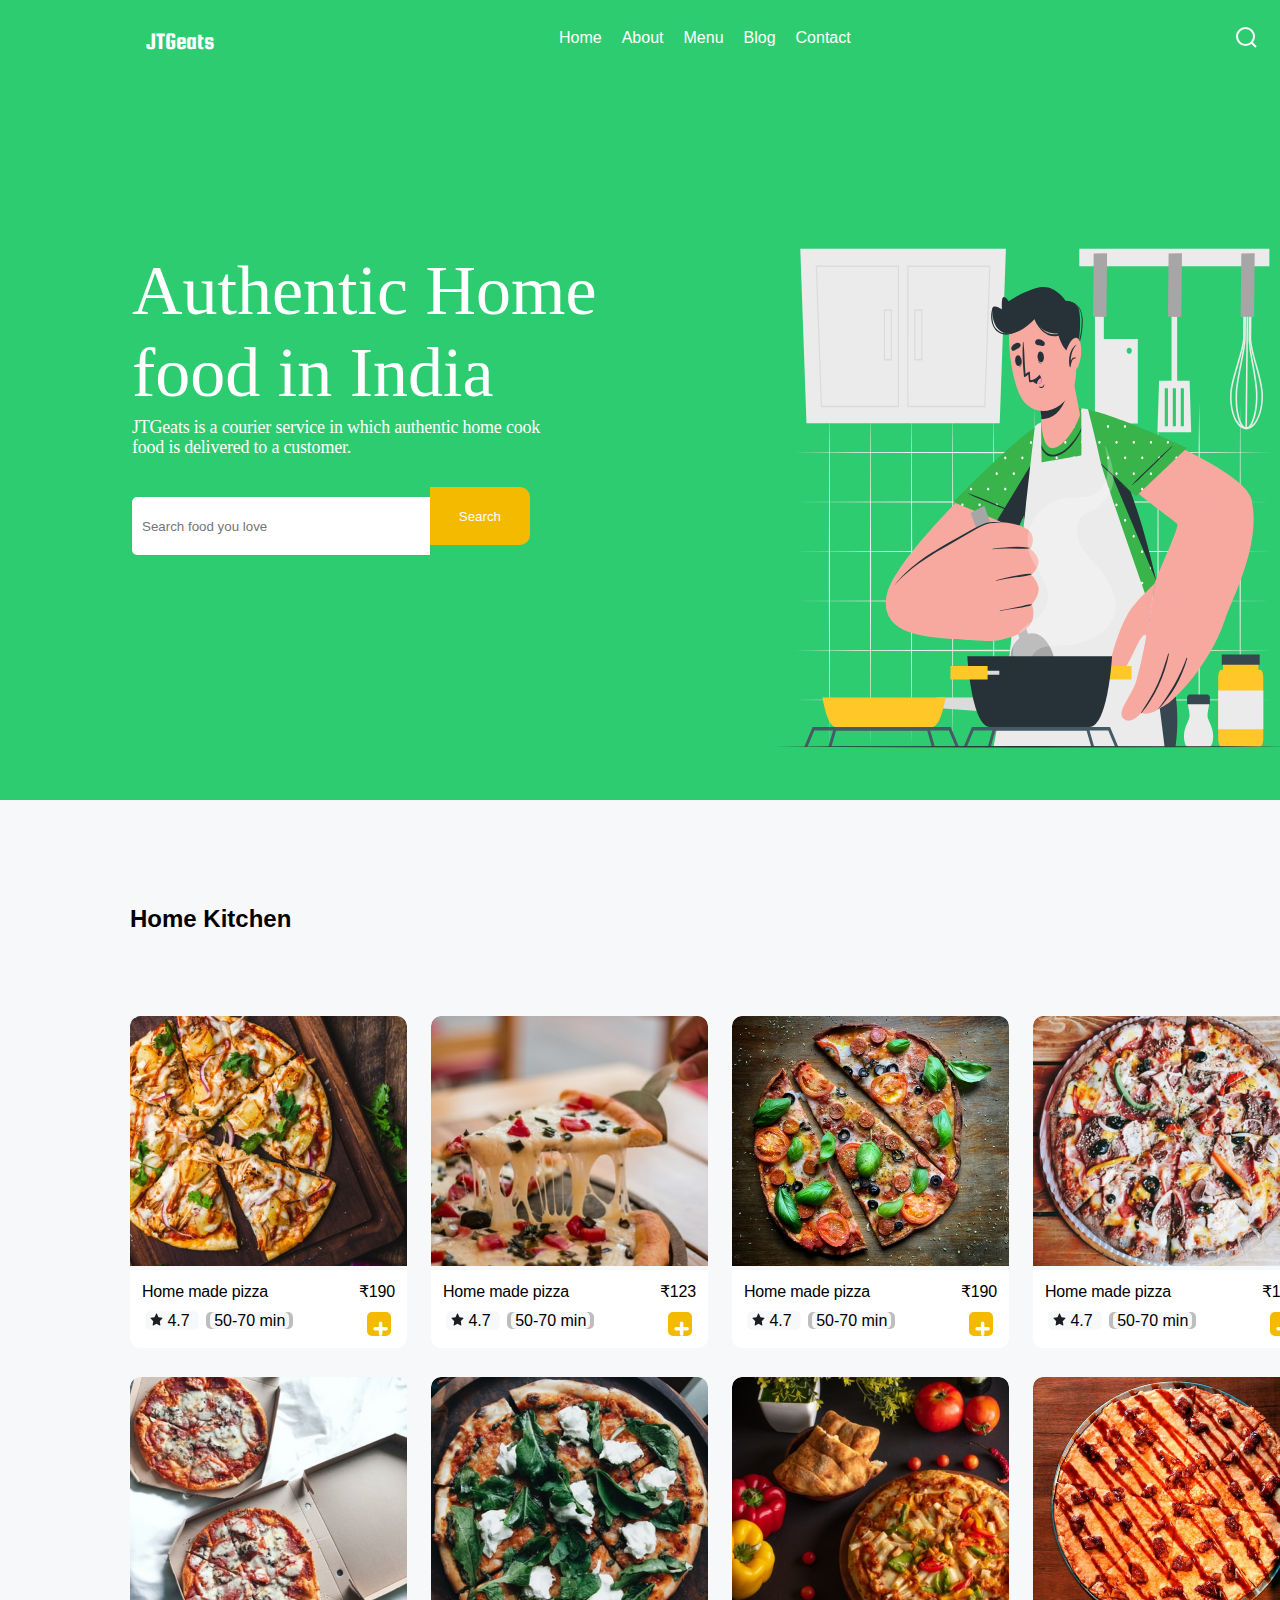
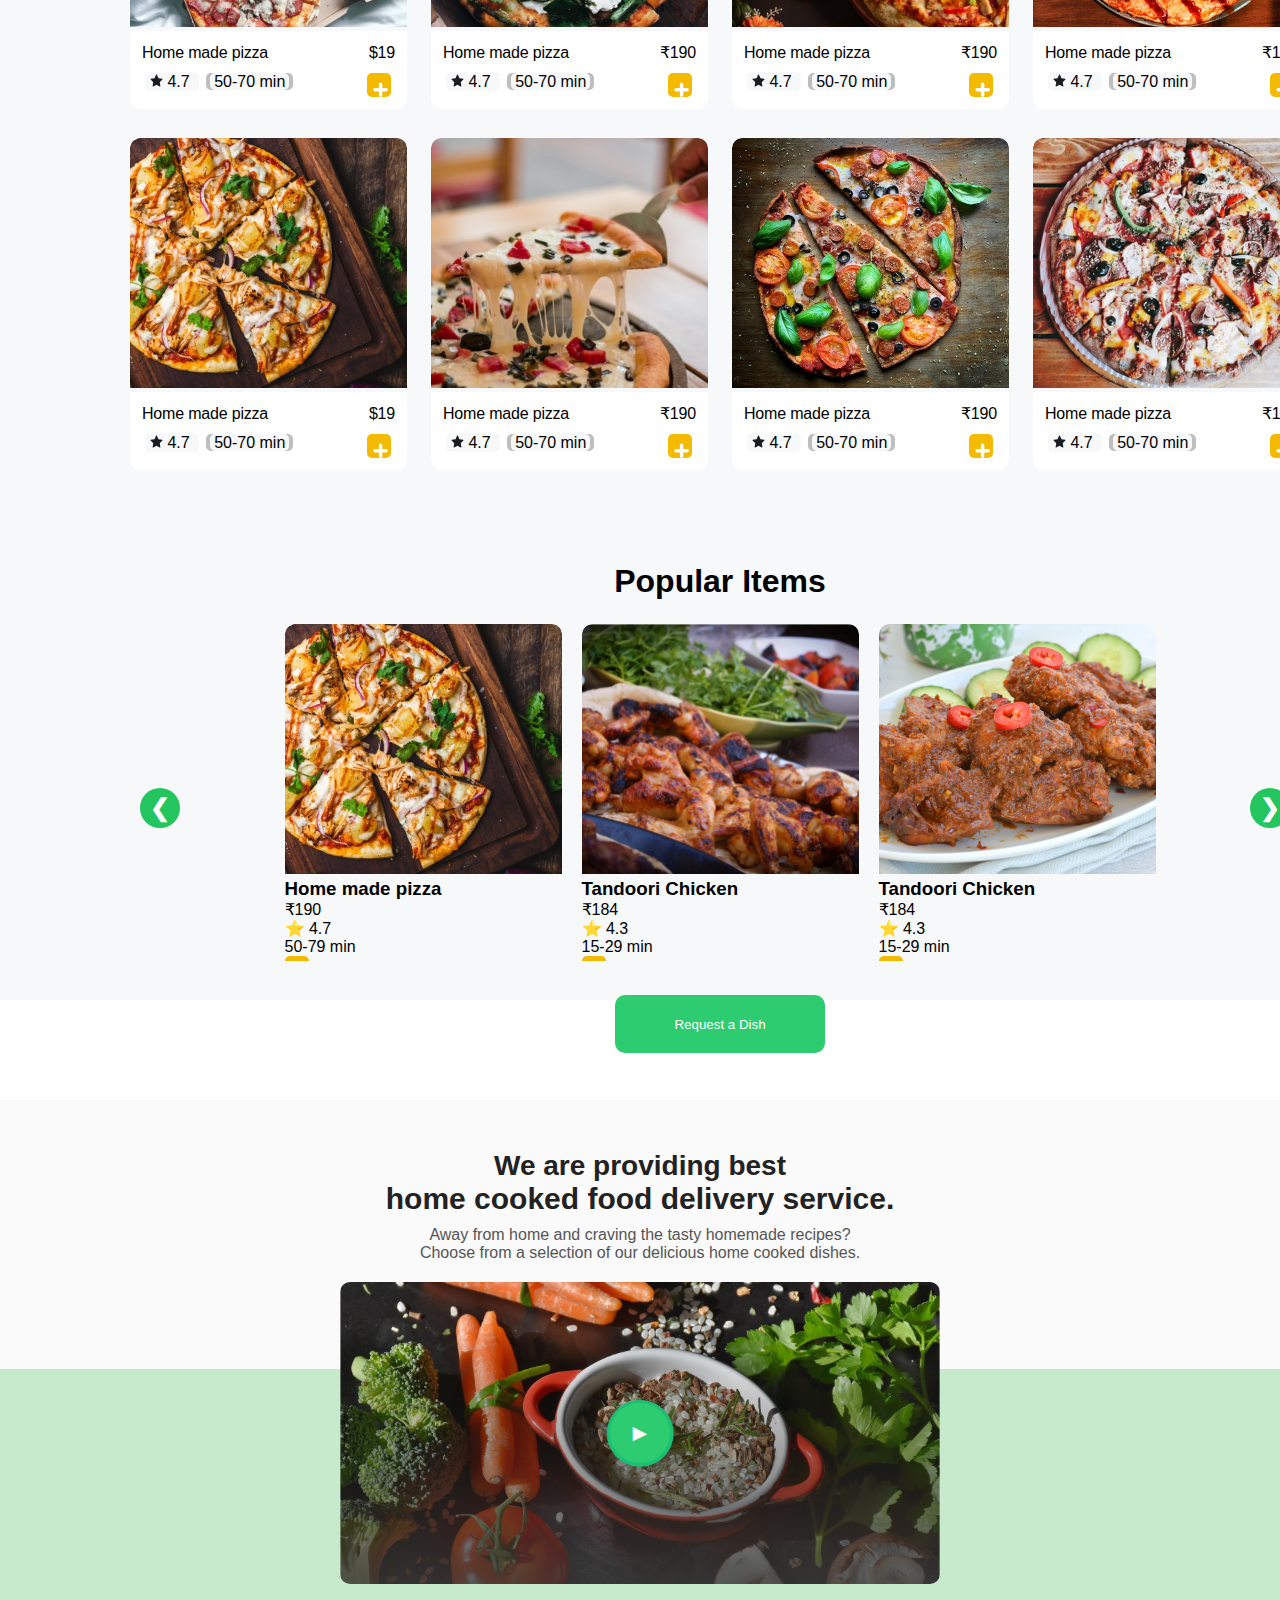
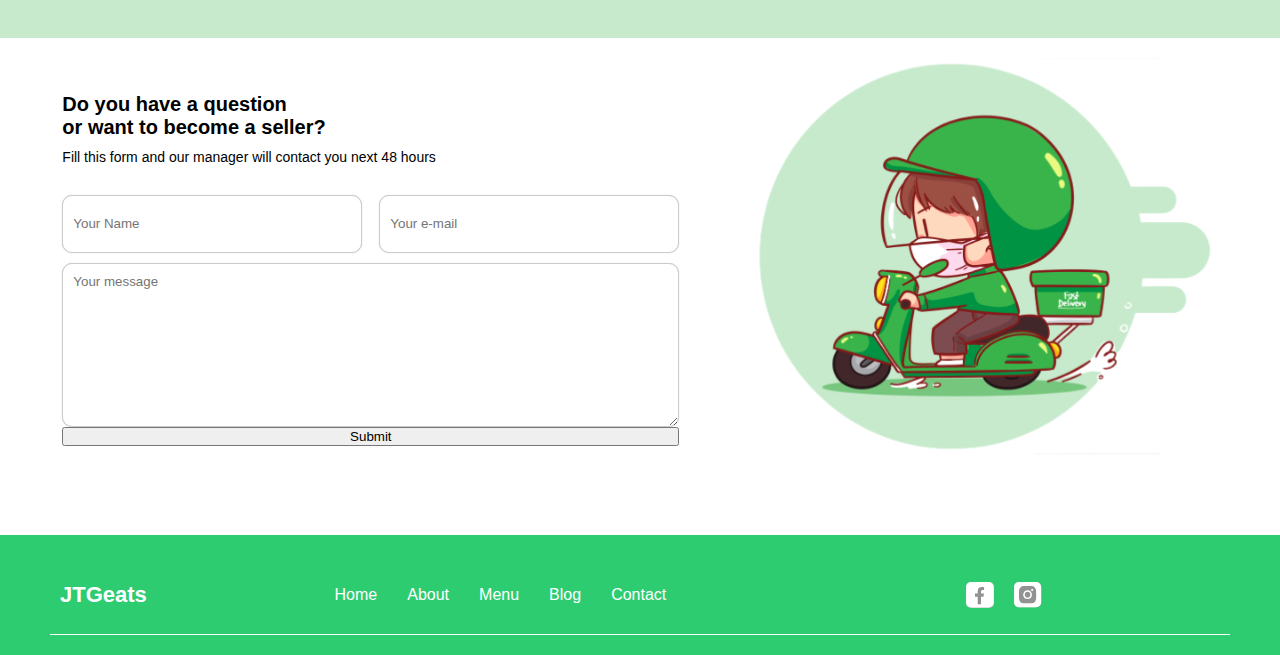
<file: home.html>
<!DOCTYPE html>
<html lang="en">

<head>
    <meta charset="UTF-8" />
    <meta name="viewport" content="width=device-width, initial-scale=1.0" />
    <title>JTGeats</title>
    <link rel="stylesheet" href="./styles.css" />
    <link rel="stylesheet" href="https://cdnjs.cloudflare.com/ajax/libs/font-awesome/6.7.2/css/all.min.css"
        integrity="sha512-Evv84Mr4kqVGRNSgIGL/F/aIDqQb7xQ2vcrdIwxfjThSH8CSR7PBEakCr51Ck+w+/U6swU2Im1vVX0SVk9ABhg=="
        crossorigin="anonymous" referrerpolicy="no-referrer" />

    <link href="https://fonts.googleapis.com/css?family=Squada One" rel="stylesheet" />
</head>

<body>
    <div class="container">
        <header>
            <nav class="navbar">
                <p class="logo">JTGeats</p>

                <div class="nav-menu">
                    <div class="nav-links">
                        <a href="#">Home</a>
                        <a href="#">About</a>
                        <a href="#">Menu</a>
                        <a href="#">Blog</a>
                        <a href="#">Contact</a>
                    </div>
                    <div class="icons">
                        <svg width="22" height="22" viewBox="0 0 22 22" fill="none" xmlns="http://www.w3.org/2000/svg">
                            <path
                                d="M21 21L16.514 16.506L21 21ZM19 10.5C19 12.7543 18.1045 14.9163 16.5104 16.5104C14.9163 18.1045 12.7543 19 10.5 19C8.24566 19 6.08365 18.1045 4.48959 16.5104C2.89553 14.9163 2 12.7543 2 10.5C2 8.24566 2.89553 6.08365 4.48959 4.48959C6.08365 2.89553 8.24566 2 10.5 2C12.7543 2 14.9163 2.89553 16.5104 4.48959C18.1045 6.08365 19 8.24566 19 10.5V10.5Z"
                                stroke="white" stroke-width="2" stroke-linecap="round" />
                        </svg>
                        <svg id="cartIcon" width="20" height="22" viewBox="0 0 20 22" fill="none"
                            xmlns="http://www.w3.org/2000/svg">
                            <path
                                d="M1.97689 8.84C2.01712 8.33881 2.24464 7.87115 2.61417 7.53017C2.98369 7.18918 3.46808 6.9999 3.97089 7H16.0289C16.5317 6.9999 17.0161 7.18918 17.3856 7.53017C17.7551 7.87115 17.9827 8.33881 18.0229 8.84L18.8259 18.84C18.848 19.1152 18.8129 19.392 18.7227 19.6529C18.6326 19.9139 18.4894 20.1533 18.3022 20.3562C18.115 20.5592 17.8878 20.7211 17.6349 20.8319C17.382 20.9427 17.109 20.9999 16.8329 21H3.16689C2.89081 20.9999 2.61774 20.9427 2.36487 20.8319C2.112 20.7211 1.8848 20.5592 1.69759 20.3562C1.51037 20.1533 1.36719 19.9139 1.27706 19.6529C1.18693 19.392 1.1518 19.1152 1.17389 18.84L1.97689 8.84V8.84Z"
                                stroke="white" stroke-width="2" stroke-linecap="round" stroke-linejoin="round" />
                            <path
                                d="M14 10V5C14 3.93913 13.5786 2.92172 12.8284 2.17157C12.0783 1.42143 11.0609 1 10 1C8.93913 1 7.92172 1.42143 7.17157 2.17157C6.42143 2.92172 6 3.93913 6 5V10"
                                stroke="white" stroke-width="2" stroke-linecap="round" stroke-linejoin="round" />
                        </svg>
                    </div>
                </div>
            </nav>
        </header>

        <section class="hero">
            <div class="hero-content">
                <div class="display-with-text">
                    <h1>Authentic Home food in India</h1>
                    <p>
                        JTGeats is a courier service in which authentic home cook food is
                        delivered to a customer.
                    </p>
                </div>
                <div class="search-container">
                    <input type="text" class="search-input" placeholder="Search food you love" />
                    <button class="search-button">Search</button>
                </div>
            </div>
            <div class="hero-image">
                <img src="./images/cooking/cuate.svg" alt="Chef cooking" />
            </div>
        </section>
    </div>

    <!-- main content -->
    <main class="kitchen-section">
        <div class="kitchen-cards">
            <h2>Home Kitchen</h2>
            <div class="cards">
                <div class="card">
                    <img src="./images/img1.png" alt="" />
                    <div class="card-content">
                        <p class="name-and-price">
                            <span class="item-name">Home made pizza</span>
                            <span class="price">₹190</span>
                        </p>
                        <p class="rating-and-button">
                            <span class="rating-and-delivery">
                                <span class="rating">
                                    <svg width="13" height="13" viewBox="0 0 13 13" fill="none"
                                        xmlns="http://www.w3.org/2000/svg">
                                        <path
                                            d="M12.1121 4.72554L8.51478 4.17806L6.90666 0.764102C6.86274 0.670629 6.79048 0.594961 6.70122 0.548967C6.47736 0.43324 6.20532 0.529679 6.09339 0.764102L4.48528 4.17806L0.88791 4.72554C0.788731 4.74038 0.698053 4.78934 0.628627 4.86352C0.544696 4.95386 0.498446 5.0754 0.50004 5.20142C0.501634 5.32745 0.550942 5.44766 0.637128 5.53563L3.23987 8.19291L2.62496 11.9452C2.61054 12.0324 2.61976 12.1222 2.65159 12.2043C2.68341 12.2864 2.73655 12.3575 2.805 12.4095C2.87344 12.4616 2.95444 12.4925 3.03882 12.4988C3.1232 12.5051 3.20757 12.4865 3.28238 12.4452L6.50003 10.6736L9.71768 12.4452C9.80553 12.4941 9.90754 12.5104 10.0053 12.4926C10.2518 12.4481 10.4176 12.2033 10.3751 11.9452L9.76019 8.19291L12.3629 5.53563C12.4338 5.46293 12.4805 5.36798 12.4947 5.26412C12.533 5.00447 12.3601 4.76412 12.1121 4.72554Z"
                                            fill="#1B1C21" />
                                    </svg>
                                    4.7
                                </span>
                                <span class="delivery-time-bg">
                                    <span class="delivery-time"> 50-70 min</span>
                                </span>
                            </span>

                            <button class="add-to-cart-btn">
                                <svg width="15" height="15" viewBox="0 0 15 15" fill="none"
                                    xmlns="http://www.w3.org/2000/svg">
                                    <path
                                        d="M7.59911 7.69607V13.1863M2.04956 7.69607H7.59911H2.04956ZM13.1487 7.69607H7.59911H13.1487ZM7.59911 7.69607V2.20587V7.69607Z"
                                        stroke="white" stroke-width="3.5" stroke-linecap="round"
                                        stroke-linejoin="round" />
                                </svg>
                            </button>
                        </p>
                    </div>
                </div>

                <div class="card">
                    <img src="./images/img2.png" alt="" />
                    <div class="card-content">
                        <p class="name-and-price">
                            <span class="item-name">Home made pizza</span>
                            <span class="price">₹123</span>
                        </p>
                        <p class="rating-and-button">
                            <span class="rating-and-delivery">
                                <span class="rating">
                                    <svg width="13" height="13" viewBox="0 0 13 13" fill="none"
                                        xmlns="http://www.w3.org/2000/svg">
                                        <path
                                            d="M12.1121 4.72554L8.51478 4.17806L6.90666 0.764102C6.86274 0.670629 6.79048 0.594961 6.70122 0.548967C6.47736 0.43324 6.20532 0.529679 6.09339 0.764102L4.48528 4.17806L0.88791 4.72554C0.788731 4.74038 0.698053 4.78934 0.628627 4.86352C0.544696 4.95386 0.498446 5.0754 0.50004 5.20142C0.501634 5.32745 0.550942 5.44766 0.637128 5.53563L3.23987 8.19291L2.62496 11.9452C2.61054 12.0324 2.61976 12.1222 2.65159 12.2043C2.68341 12.2864 2.73655 12.3575 2.805 12.4095C2.87344 12.4616 2.95444 12.4925 3.03882 12.4988C3.1232 12.5051 3.20757 12.4865 3.28238 12.4452L6.50003 10.6736L9.71768 12.4452C9.80553 12.4941 9.90754 12.5104 10.0053 12.4926C10.2518 12.4481 10.4176 12.2033 10.3751 11.9452L9.76019 8.19291L12.3629 5.53563C12.4338 5.46293 12.4805 5.36798 12.4947 5.26412C12.533 5.00447 12.3601 4.76412 12.1121 4.72554Z"
                                            fill="#1B1C21" />
                                    </svg>
                                    4.7
                                </span>
                                <span class="delivery-time-bg">
                                    <span class="delivery-time"> 50-70 min</span>
                                </span>
                            </span>

                            <button class="add-to-cart-btn">
                                <svg width="15" height="15" viewBox="0 0 15 15" fill="none"
                                    xmlns="http://www.w3.org/2000/svg">
                                    <path
                                        d="M7.59911 7.69607V13.1863M2.04956 7.69607H7.59911H2.04956ZM13.1487 7.69607H7.59911H13.1487ZM7.59911 7.69607V2.20587V7.69607Z"
                                        stroke="white" stroke-width="3.5" stroke-linecap="round"
                                        stroke-linejoin="round" />
                                </svg>
                            </button>
                        </p>
                    </div>
                </div>
                <div class="card">
                    <img src="./images/img3.png" alt="" />
                    <div class="card-content">
                        <p class="name-and-price">
                            <span class="item-name">Home made pizza</span>
                            <span class="price">₹190</span>
                        </p>
                        <p class="rating-and-button">
                            <span class="rating-and-delivery">
                                <span class="rating">
                                    <svg width="13" height="13" viewBox="0 0 13 13" fill="none"
                                        xmlns="http://www.w3.org/2000/svg">
                                        <path
                                            d="M12.1121 4.72554L8.51478 4.17806L6.90666 0.764102C6.86274 0.670629 6.79048 0.594961 6.70122 0.548967C6.47736 0.43324 6.20532 0.529679 6.09339 0.764102L4.48528 4.17806L0.88791 4.72554C0.788731 4.74038 0.698053 4.78934 0.628627 4.86352C0.544696 4.95386 0.498446 5.0754 0.50004 5.20142C0.501634 5.32745 0.550942 5.44766 0.637128 5.53563L3.23987 8.19291L2.62496 11.9452C2.61054 12.0324 2.61976 12.1222 2.65159 12.2043C2.68341 12.2864 2.73655 12.3575 2.805 12.4095C2.87344 12.4616 2.95444 12.4925 3.03882 12.4988C3.1232 12.5051 3.20757 12.4865 3.28238 12.4452L6.50003 10.6736L9.71768 12.4452C9.80553 12.4941 9.90754 12.5104 10.0053 12.4926C10.2518 12.4481 10.4176 12.2033 10.3751 11.9452L9.76019 8.19291L12.3629 5.53563C12.4338 5.46293 12.4805 5.36798 12.4947 5.26412C12.533 5.00447 12.3601 4.76412 12.1121 4.72554Z"
                                            fill="#1B1C21" />
                                    </svg>
                                    4.7
                                </span>
                                <span class="delivery-time-bg">
                                    <span class="delivery-time"> 50-70 min</span>
                                </span>
                            </span>

                            <button class="add-to-cart-btn">
                                <svg width="15" height="15" viewBox="0 0 15 15" fill="none"
                                    xmlns="http://www.w3.org/2000/svg">
                                    <path
                                        d="M7.59911 7.69607V13.1863M2.04956 7.69607H7.59911H2.04956ZM13.1487 7.69607H7.59911H13.1487ZM7.59911 7.69607V2.20587V7.69607Z"
                                        stroke="white" stroke-width="3.5" stroke-linecap="round"
                                        stroke-linejoin="round" />
                                </svg>
                            </button>
                        </p>
                    </div>
                </div>
                <div class="card">
                    <img src="./images/img4.png" alt="" />
                    <div class="card-content">
                        <p class="name-and-price">
                            <span class="item-name">Home made pizza</span>
                            <span class="price">₹190</span>
                        </p>
                        <p class="rating-and-button">
                            <span class="rating-and-delivery">
                                <span class="rating">
                                    <svg width="13" height="13" viewBox="0 0 13 13" fill="none"
                                        xmlns="http://www.w3.org/2000/svg">
                                        <path
                                            d="M12.1121 4.72554L8.51478 4.17806L6.90666 0.764102C6.86274 0.670629 6.79048 0.594961 6.70122 0.548967C6.47736 0.43324 6.20532 0.529679 6.09339 0.764102L4.48528 4.17806L0.88791 4.72554C0.788731 4.74038 0.698053 4.78934 0.628627 4.86352C0.544696 4.95386 0.498446 5.0754 0.50004 5.20142C0.501634 5.32745 0.550942 5.44766 0.637128 5.53563L3.23987 8.19291L2.62496 11.9452C2.61054 12.0324 2.61976 12.1222 2.65159 12.2043C2.68341 12.2864 2.73655 12.3575 2.805 12.4095C2.87344 12.4616 2.95444 12.4925 3.03882 12.4988C3.1232 12.5051 3.20757 12.4865 3.28238 12.4452L6.50003 10.6736L9.71768 12.4452C9.80553 12.4941 9.90754 12.5104 10.0053 12.4926C10.2518 12.4481 10.4176 12.2033 10.3751 11.9452L9.76019 8.19291L12.3629 5.53563C12.4338 5.46293 12.4805 5.36798 12.4947 5.26412C12.533 5.00447 12.3601 4.76412 12.1121 4.72554Z"
                                            fill="#1B1C21" />
                                    </svg>
                                    4.7
                                </span>
                                <span class="delivery-time-bg">
                                    <span class="delivery-time"> 50-70 min</span>
                                </span>
                            </span>

                            <button class="add-to-cart-btn">
                                <svg width="15" height="15" viewBox="0 0 15 15" fill="none"
                                    xmlns="http://www.w3.org/2000/svg">
                                    <path
                                        d="M7.59911 7.69607V13.1863M2.04956 7.69607H7.59911H2.04956ZM13.1487 7.69607H7.59911H13.1487ZM7.59911 7.69607V2.20587V7.69607Z"
                                        stroke="white" stroke-width="3.5" stroke-linecap="round"
                                        stroke-linejoin="round" />
                                </svg>
                            </button>
                        </p>
                    </div>
                </div>
                <div class="card">
                    <img src="./images/img5.png" alt="" />
                    <div class="card-content">
                        <p class="name-and-price">
                            <span class="item-name">Home made pizza</span>
                            <span class="price">$19</span>
                        </p>
                        <p class="rating-and-button">
                            <span class="rating-and-delivery">
                                <span class="rating">
                                    <svg width="13" height="13" viewBox="0 0 13 13" fill="none"
                                        xmlns="http://www.w3.org/2000/svg">
                                        <path
                                            d="M12.1121 4.72554L8.51478 4.17806L6.90666 0.764102C6.86274 0.670629 6.79048 0.594961 6.70122 0.548967C6.47736 0.43324 6.20532 0.529679 6.09339 0.764102L4.48528 4.17806L0.88791 4.72554C0.788731 4.74038 0.698053 4.78934 0.628627 4.86352C0.544696 4.95386 0.498446 5.0754 0.50004 5.20142C0.501634 5.32745 0.550942 5.44766 0.637128 5.53563L3.23987 8.19291L2.62496 11.9452C2.61054 12.0324 2.61976 12.1222 2.65159 12.2043C2.68341 12.2864 2.73655 12.3575 2.805 12.4095C2.87344 12.4616 2.95444 12.4925 3.03882 12.4988C3.1232 12.5051 3.20757 12.4865 3.28238 12.4452L6.50003 10.6736L9.71768 12.4452C9.80553 12.4941 9.90754 12.5104 10.0053 12.4926C10.2518 12.4481 10.4176 12.2033 10.3751 11.9452L9.76019 8.19291L12.3629 5.53563C12.4338 5.46293 12.4805 5.36798 12.4947 5.26412C12.533 5.00447 12.3601 4.76412 12.1121 4.72554Z"
                                            fill="#1B1C21" />
                                    </svg>
                                    4.7
                                </span>
                                <span class="delivery-time-bg">
                                    <span class="delivery-time"> 50-70 min</span>
                                </span>
                            </span>

                            <button class="add-to-cart-btn">
                                <svg width="15" height="15" viewBox="0 0 15 15" fill="none"
                                    xmlns="http://www.w3.org/2000/svg">
                                    <path
                                        d="M7.59911 7.69607V13.1863M2.04956 7.69607H7.59911H2.04956ZM13.1487 7.69607H7.59911H13.1487ZM7.59911 7.69607V2.20587V7.69607Z"
                                        stroke="white" stroke-width="3.5" stroke-linecap="round"
                                        stroke-linejoin="round" />
                                </svg>
                            </button>
                        </p>
                    </div>
                </div>
                <div class="card">
                    <img src="./images/img6.png" alt="" />
                    <div class="card-content">
                        <p class="name-and-price">
                            <span class="item-name">Home made pizza</span>
                            <span class="price">₹190</span>
                        </p>
                        <p class="rating-and-button">
                            <span class="rating-and-delivery">
                                <span class="rating">
                                    <svg width="13" height="13" viewBox="0 0 13 13" fill="none"
                                        xmlns="http://www.w3.org/2000/svg">
                                        <path
                                            d="M12.1121 4.72554L8.51478 4.17806L6.90666 0.764102C6.86274 0.670629 6.79048 0.594961 6.70122 0.548967C6.47736 0.43324 6.20532 0.529679 6.09339 0.764102L4.48528 4.17806L0.88791 4.72554C0.788731 4.74038 0.698053 4.78934 0.628627 4.86352C0.544696 4.95386 0.498446 5.0754 0.50004 5.20142C0.501634 5.32745 0.550942 5.44766 0.637128 5.53563L3.23987 8.19291L2.62496 11.9452C2.61054 12.0324 2.61976 12.1222 2.65159 12.2043C2.68341 12.2864 2.73655 12.3575 2.805 12.4095C2.87344 12.4616 2.95444 12.4925 3.03882 12.4988C3.1232 12.5051 3.20757 12.4865 3.28238 12.4452L6.50003 10.6736L9.71768 12.4452C9.80553 12.4941 9.90754 12.5104 10.0053 12.4926C10.2518 12.4481 10.4176 12.2033 10.3751 11.9452L9.76019 8.19291L12.3629 5.53563C12.4338 5.46293 12.4805 5.36798 12.4947 5.26412C12.533 5.00447 12.3601 4.76412 12.1121 4.72554Z"
                                            fill="#1B1C21" />
                                    </svg>
                                    4.7
                                </span>
                                <span class="delivery-time-bg">
                                    <span class="delivery-time"> 50-70 min</span>
                                </span>
                            </span>

                            <button class="add-to-cart-btn">
                                <svg width="15" height="15" viewBox="0 0 15 15" fill="none"
                                    xmlns="http://www.w3.org/2000/svg">
                                    <path
                                        d="M7.59911 7.69607V13.1863M2.04956 7.69607H7.59911H2.04956ZM13.1487 7.69607H7.59911H13.1487ZM7.59911 7.69607V2.20587V7.69607Z"
                                        stroke="white" stroke-width="3.5" stroke-linecap="round"
                                        stroke-linejoin="round" />
                                </svg>
                            </button>
                        </p>
                    </div>
                </div>
                <div class="card">
                    <img src="./images/img7.png" alt="" />
                    <div class="card-content">
                        <p class="name-and-price">
                            <span class="item-name">Home made pizza</span>
                            <span class="price">₹190</span>
                        </p>
                        <p class="rating-and-button">
                            <span class="rating-and-delivery">
                                <span class="rating">
                                    <svg width="13" height="13" viewBox="0 0 13 13" fill="none"
                                        xmlns="http://www.w3.org/2000/svg">
                                        <path
                                            d="M12.1121 4.72554L8.51478 4.17806L6.90666 0.764102C6.86274 0.670629 6.79048 0.594961 6.70122 0.548967C6.47736 0.43324 6.20532 0.529679 6.09339 0.764102L4.48528 4.17806L0.88791 4.72554C0.788731 4.74038 0.698053 4.78934 0.628627 4.86352C0.544696 4.95386 0.498446 5.0754 0.50004 5.20142C0.501634 5.32745 0.550942 5.44766 0.637128 5.53563L3.23987 8.19291L2.62496 11.9452C2.61054 12.0324 2.61976 12.1222 2.65159 12.2043C2.68341 12.2864 2.73655 12.3575 2.805 12.4095C2.87344 12.4616 2.95444 12.4925 3.03882 12.4988C3.1232 12.5051 3.20757 12.4865 3.28238 12.4452L6.50003 10.6736L9.71768 12.4452C9.80553 12.4941 9.90754 12.5104 10.0053 12.4926C10.2518 12.4481 10.4176 12.2033 10.3751 11.9452L9.76019 8.19291L12.3629 5.53563C12.4338 5.46293 12.4805 5.36798 12.4947 5.26412C12.533 5.00447 12.3601 4.76412 12.1121 4.72554Z"
                                            fill="#1B1C21" />
                                    </svg>
                                    4.7
                                </span>
                                <span class="delivery-time-bg">
                                    <span class="delivery-time"> 50-70 min</span>
                                </span>
                            </span>

                            <button class="add-to-cart-btn">
                                <svg width="15" height="15" viewBox="0 0 15 15" fill="none"
                                    xmlns="http://www.w3.org/2000/svg">
                                    <path
                                        d="M7.59911 7.69607V13.1863M2.04956 7.69607H7.59911H2.04956ZM13.1487 7.69607H7.59911H13.1487ZM7.59911 7.69607V2.20587V7.69607Z"
                                        stroke="white" stroke-width="3.5" stroke-linecap="round"
                                        stroke-linejoin="round" />
                                </svg>
                            </button>
                        </p>
                    </div>
                </div>
                <div class="card">
                    <img src="./images/img8.png" alt="" />
                    <div class="card-content">
                        <p class="name-and-price">
                            <span class="item-name">Home made pizza</span>
                            <span class="price">₹190</span>
                        </p>
                        <p class="rating-and-button">
                            <span class="rating-and-delivery">
                                <span class="rating">
                                    <svg width="13" height="13" viewBox="0 0 13 13" fill="none"
                                        xmlns="http://www.w3.org/2000/svg">
                                        <path
                                            d="M12.1121 4.72554L8.51478 4.17806L6.90666 0.764102C6.86274 0.670629 6.79048 0.594961 6.70122 0.548967C6.47736 0.43324 6.20532 0.529679 6.09339 0.764102L4.48528 4.17806L0.88791 4.72554C0.788731 4.74038 0.698053 4.78934 0.628627 4.86352C0.544696 4.95386 0.498446 5.0754 0.50004 5.20142C0.501634 5.32745 0.550942 5.44766 0.637128 5.53563L3.23987 8.19291L2.62496 11.9452C2.61054 12.0324 2.61976 12.1222 2.65159 12.2043C2.68341 12.2864 2.73655 12.3575 2.805 12.4095C2.87344 12.4616 2.95444 12.4925 3.03882 12.4988C3.1232 12.5051 3.20757 12.4865 3.28238 12.4452L6.50003 10.6736L9.71768 12.4452C9.80553 12.4941 9.90754 12.5104 10.0053 12.4926C10.2518 12.4481 10.4176 12.2033 10.3751 11.9452L9.76019 8.19291L12.3629 5.53563C12.4338 5.46293 12.4805 5.36798 12.4947 5.26412C12.533 5.00447 12.3601 4.76412 12.1121 4.72554Z"
                                            fill="#1B1C21" />
                                    </svg>
                                    4.7
                                </span>
                                <span class="delivery-time-bg">
                                    <span class="delivery-time"> 50-70 min</span>
                                </span>
                            </span>

                            <button class="add-to-cart-btn">
                                <svg width="15" height="15" viewBox="0 0 15 15" fill="none"
                                    xmlns="http://www.w3.org/2000/svg">
                                    <path
                                        d="M7.59911 7.69607V13.1863M2.04956 7.69607H7.59911H2.04956ZM13.1487 7.69607H7.59911H13.1487ZM7.59911 7.69607V2.20587V7.69607Z"
                                        stroke="white" stroke-width="3.5" stroke-linecap="round"
                                        stroke-linejoin="round" />
                                </svg>
                            </button>
                        </p>
                    </div>
                </div>
                <div class="card">
                    <img src="./images/img1.png" alt="" />
                    <div class="card-content">
                        <p class="name-and-price">
                            <span class="item-name">Home made pizza</span>
                            <span class="price">$19</span>
                        </p>
                        <p class="rating-and-button">
                            <span class="rating-and-delivery">
                                <span class="rating">
                                    <svg width="13" height="13" viewBox="0 0 13 13" fill="none"
                                        xmlns="http://www.w3.org/2000/svg">
                                        <path
                                            d="M12.1121 4.72554L8.51478 4.17806L6.90666 0.764102C6.86274 0.670629 6.79048 0.594961 6.70122 0.548967C6.47736 0.43324 6.20532 0.529679 6.09339 0.764102L4.48528 4.17806L0.88791 4.72554C0.788731 4.74038 0.698053 4.78934 0.628627 4.86352C0.544696 4.95386 0.498446 5.0754 0.50004 5.20142C0.501634 5.32745 0.550942 5.44766 0.637128 5.53563L3.23987 8.19291L2.62496 11.9452C2.61054 12.0324 2.61976 12.1222 2.65159 12.2043C2.68341 12.2864 2.73655 12.3575 2.805 12.4095C2.87344 12.4616 2.95444 12.4925 3.03882 12.4988C3.1232 12.5051 3.20757 12.4865 3.28238 12.4452L6.50003 10.6736L9.71768 12.4452C9.80553 12.4941 9.90754 12.5104 10.0053 12.4926C10.2518 12.4481 10.4176 12.2033 10.3751 11.9452L9.76019 8.19291L12.3629 5.53563C12.4338 5.46293 12.4805 5.36798 12.4947 5.26412C12.533 5.00447 12.3601 4.76412 12.1121 4.72554Z"
                                            fill="#1B1C21" />
                                    </svg>
                                    4.7
                                </span>
                                <span class="delivery-time-bg">
                                    <span class="delivery-time"> 50-70 min</span>
                                </span>
                            </span>

                            <button class="add-to-cart-btn">
                                <svg width="15" height="15" viewBox="0 0 15 15" fill="none"
                                    xmlns="http://www.w3.org/2000/svg">
                                    <path
                                        d="M7.59911 7.69607V13.1863M2.04956 7.69607H7.59911H2.04956ZM13.1487 7.69607H7.59911H13.1487ZM7.59911 7.69607V2.20587V7.69607Z"
                                        stroke="white" stroke-width="3.5" stroke-linecap="round"
                                        stroke-linejoin="round" />
                                </svg>
                            </button>
                        </p>
                    </div>
                </div>
                <div class="card">
                    <img src="./images/img2.png" alt="" />
                    <div class="card-content">
                        <p class="name-and-price">
                            <span class="item-name">Home made pizza</span>
                            <span class="price">₹190</span>
                        </p>
                        <p class="rating-and-button">
                            <span class="rating-and-delivery">
                                <span class="rating">
                                    <svg width="13" height="13" viewBox="0 0 13 13" fill="none"
                                        xmlns="http://www.w3.org/2000/svg">
                                        <path
                                            d="M12.1121 4.72554L8.51478 4.17806L6.90666 0.764102C6.86274 0.670629 6.79048 0.594961 6.70122 0.548967C6.47736 0.43324 6.20532 0.529679 6.09339 0.764102L4.48528 4.17806L0.88791 4.72554C0.788731 4.74038 0.698053 4.78934 0.628627 4.86352C0.544696 4.95386 0.498446 5.0754 0.50004 5.20142C0.501634 5.32745 0.550942 5.44766 0.637128 5.53563L3.23987 8.19291L2.62496 11.9452C2.61054 12.0324 2.61976 12.1222 2.65159 12.2043C2.68341 12.2864 2.73655 12.3575 2.805 12.4095C2.87344 12.4616 2.95444 12.4925 3.03882 12.4988C3.1232 12.5051 3.20757 12.4865 3.28238 12.4452L6.50003 10.6736L9.71768 12.4452C9.80553 12.4941 9.90754 12.5104 10.0053 12.4926C10.2518 12.4481 10.4176 12.2033 10.3751 11.9452L9.76019 8.19291L12.3629 5.53563C12.4338 5.46293 12.4805 5.36798 12.4947 5.26412C12.533 5.00447 12.3601 4.76412 12.1121 4.72554Z"
                                            fill="#1B1C21" />
                                    </svg>
                                    4.7
                                </span>
                                <span class="delivery-time-bg">
                                    <span class="delivery-time"> 50-70 min</span>
                                </span>
                            </span>

                            <button class="add-to-cart-btn">
                                <svg width="15" height="15" viewBox="0 0 15 15" fill="none"
                                    xmlns="http://www.w3.org/2000/svg">
                                    <path
                                        d="M7.59911 7.69607V13.1863M2.04956 7.69607H7.59911H2.04956ZM13.1487 7.69607H7.59911H13.1487ZM7.59911 7.69607V2.20587V7.69607Z"
                                        stroke="white" stroke-width="3.5" stroke-linecap="round"
                                        stroke-linejoin="round" />
                                </svg>
                            </button>
                        </p>
                    </div>
                </div>
                <div class="card">
                    <img src="./images/img3.png" alt="" />
                    <div class="card-content">
                        <p class="name-and-price">
                            <span class="item-name">Home made pizza</span>
                            <span class="price">₹190</span>
                        </p>
                        <p class="rating-and-button">
                            <span class="rating-and-delivery">
                                <span class="rating">
                                    <svg width="13" height="13" viewBox="0 0 13 13" fill="none"
                                        xmlns="http://www.w3.org/2000/svg">
                                        <path
                                            d="M12.1121 4.72554L8.51478 4.17806L6.90666 0.764102C6.86274 0.670629 6.79048 0.594961 6.70122 0.548967C6.47736 0.43324 6.20532 0.529679 6.09339 0.764102L4.48528 4.17806L0.88791 4.72554C0.788731 4.74038 0.698053 4.78934 0.628627 4.86352C0.544696 4.95386 0.498446 5.0754 0.50004 5.20142C0.501634 5.32745 0.550942 5.44766 0.637128 5.53563L3.23987 8.19291L2.62496 11.9452C2.61054 12.0324 2.61976 12.1222 2.65159 12.2043C2.68341 12.2864 2.73655 12.3575 2.805 12.4095C2.87344 12.4616 2.95444 12.4925 3.03882 12.4988C3.1232 12.5051 3.20757 12.4865 3.28238 12.4452L6.50003 10.6736L9.71768 12.4452C9.80553 12.4941 9.90754 12.5104 10.0053 12.4926C10.2518 12.4481 10.4176 12.2033 10.3751 11.9452L9.76019 8.19291L12.3629 5.53563C12.4338 5.46293 12.4805 5.36798 12.4947 5.26412C12.533 5.00447 12.3601 4.76412 12.1121 4.72554Z"
                                            fill="#1B1C21" />
                                    </svg>
                                    4.7
                                </span>
                                <span class="delivery-time-bg">
                                    <span class="delivery-time"> 50-70 min</span>
                                </span>
                            </span>

                            <button class="add-to-cart-btn">
                                <svg width="15" height="15" viewBox="0 0 15 15" fill="none"
                                    xmlns="http://www.w3.org/2000/svg">
                                    <path
                                        d="M7.59911 7.69607V13.1863M2.04956 7.69607H7.59911H2.04956ZM13.1487 7.69607H7.59911H13.1487ZM7.59911 7.69607V2.20587V7.69607Z"
                                        stroke="white" stroke-width="3.5" stroke-linecap="round"
                                        stroke-linejoin="round" />
                                </svg>
                            </button>
                        </p>
                    </div>
                </div>
                <div class="card">
                    <img src="./images/img4.png" alt="" />
                    <div class="card-content">
                        <p class="name-and-price">
                            <span class="item-name">Home made pizza</span>
                            <span class="price">₹190</span>
                        </p>
                        <p class="rating-and-button">
                            <span class="rating-and-delivery">
                                <span class="rating">
                                    <svg width="13" height="13" viewBox="0 0 13 13" fill="none"
                                        xmlns="http://www.w3.org/2000/svg">
                                        <path
                                            d="M12.1121 4.72554L8.51478 4.17806L6.90666 0.764102C6.86274 0.670629 6.79048 0.594961 6.70122 0.548967C6.47736 0.43324 6.20532 0.529679 6.09339 0.764102L4.48528 4.17806L0.88791 4.72554C0.788731 4.74038 0.698053 4.78934 0.628627 4.86352C0.544696 4.95386 0.498446 5.0754 0.50004 5.20142C0.501634 5.32745 0.550942 5.44766 0.637128 5.53563L3.23987 8.19291L2.62496 11.9452C2.61054 12.0324 2.61976 12.1222 2.65159 12.2043C2.68341 12.2864 2.73655 12.3575 2.805 12.4095C2.87344 12.4616 2.95444 12.4925 3.03882 12.4988C3.1232 12.5051 3.20757 12.4865 3.28238 12.4452L6.50003 10.6736L9.71768 12.4452C9.80553 12.4941 9.90754 12.5104 10.0053 12.4926C10.2518 12.4481 10.4176 12.2033 10.3751 11.9452L9.76019 8.19291L12.3629 5.53563C12.4338 5.46293 12.4805 5.36798 12.4947 5.26412C12.533 5.00447 12.3601 4.76412 12.1121 4.72554Z"
                                            fill="#1B1C21" />
                                    </svg>
                                    4.7
                                </span>
                                <span class="delivery-time-bg">
                                    <span class="delivery-time"> 50-70 min</span>
                                </span>
                            </span>

                            <button class="add-to-cart-btn">
                                <svg width="15" height="15" viewBox="0 0 15 15" fill="none"
                                    xmlns="http://www.w3.org/2000/svg">
                                    <path
                                        d="M7.59911 7.69607V13.1863M2.04956 7.69607H7.59911H2.04956ZM13.1487 7.69607H7.59911H13.1487ZM7.59911 7.69607V2.20587V7.69607Z"
                                        stroke="white" stroke-width="3.5" stroke-linecap="round"
                                        stroke-linejoin="round" />
                                </svg>
                            </button>
                        </p>
                    </div>
                </div>
            </div>
        </div>

        <!-- Popular Items Carousel -->
        <div class="carousel-container">
            <h1 class="carousel-title">Popular Items</h1>
            <button class="carousel-arrow prev">&#10094;</button>
            <div class="carousel-track">
                <div class="card on-hover">
                    <img src="./images/pi1.png" alt="Home made pizza">
                    <div class="item-content">
                        <h3 class="item-title">Home made pizza</h3>
                        <span class="item-price">₹190</span>
                        <div class="item-meta">
                            <div class="item-rating">⭐ 4.7</div>
                            <span class="item-time">50-79 min</span>
                        </div>
                        <button class="add-to-cart-btn">+</button>
                    </div>
                </div>
                <div class="card on-hover">
                    <img src="./images/pi2.png" alt="Tandoori Chicken">
                    <div class="item-content">
                        <h3 class="item-title">Tandoori Chicken</h3>
                        <span class="item-price">₹184</span>
                        <div class="item-meta">
                            <div class="item-rating">⭐ 4.3</div>
                            <span class="item-time">15-29 min</span>
                        </div>
                        <button class="add-to-cart-btn">+</button>
                    </div>
                </div>
                <div class="card on-hover">
                    <img src="./images/pi3.png" alt="Tandoori Chicken">
                    <div class="item-content">
                        <h3 class="item-title">Tandoori Chicken</h3>
                        <span class="item-price">₹184</span>
                        <div class="item-meta">
                            <div class="item-rating">⭐ 4.3</div>
                            <span class="item-time">15-29 min</span>
                        </div>
                        <button class="add-to-cart-btn">+</button>
                    </div>
                </div>
            </div>
            <button class="carousel-arrow next">&#10095;</button>
            <button class="request-btn" id="requestDishBtn">Request a Dish</button>
        </div>


    </main>

    <!-- video section -->
    <section class="service-section">
        <div class="content">
            <h2>We are providing best <br><span>home cooked food delivery service.</span></h2>
            <p>Away from home and craving the tasty homemade recipes?<br>
                Choose from a selection of our delicious home cooked dishes.</p>
        </div>
        <div class="image-container">
            <img src="./images/video.png" alt="Home Cooked Food">
            <div class="play-button">
                <span>&#9658;</span>
            </div>
        </div>
    </section>

    <!-- contect form  -->

    <div class="contact-container">
        <div class="form-box">
            <h2>Do you have a question<br>or want to become a seller?</h2>
            <p class="sub-text">Fill this form and our manager will contact you next 48 hours</p>
            <form>
                <div class="input-group">
                    <input type="text" placeholder="Your Name" required>
                    <input type="email" placeholder="Your e-mail" required>
                </div>
                <textarea placeholder="Your message" required></textarea>
                <button type="submit">Submit</button>
            </form>
        </div>
        <div class="image-box">
            <img src="./images/Food_delivery_cute_man_riding_motorcycles_cartoon_art_illustration 2.svg"
                alt="Delivery Girl Illustration">
        </div>
    </div>
    <!-- footer section  -->
    <footer class="footer">

        <h2>JTGeats</h2>
        <div class="nav-container">
            <nav>
                <a href="#">Home</a>
                <a href="#">About</a>
                <a href="#">Menu</a>
                <a href="#">Blog</a>
                <a href="#">Contact</a>



            </nav>

            <div class="svg-footer">
                <svg width="28" height="26" viewBox="0 0 28 26" fill="none" xmlns="http://www.w3.org/2000/svg">
                    <rect width="28" height="26" rx="5" fill="#BEBEBE" />
                    <rect width="27.75" height="25.5" rx="5" fill="white" />
                    <path
                        d="M17.486 14.7495L17.9571 11.6127H15.0125V9.57708C15.0125 8.71908 15.4237 7.88221 16.7426 7.88221H18.0811V5.21179C18.0811 5.21179 16.8666 5 15.7051 5C13.2804 5 11.6955 6.50258 11.6955 9.22229V11.6132H9V14.75H11.6955V22.3333H15.0125V14.75L17.486 14.7495Z"
                        fill="#929292" />
                </svg>
                <svg width="28" height="26" viewBox="0 0 28 26" fill="none" xmlns="http://www.w3.org/2000/svg">
                    <rect width="27.1532" height="25.3333" rx="5" fill="#BEBEBE" />
                    <rect width="27.1532" height="25.3333" rx="5" fill="white" />
                    <path
                        d="M13.5743 9.77655C11.9994 9.77655 10.7142 11.0753 10.7142 12.6667C10.7142 14.2581 11.9994 15.5568 13.5743 15.5568C15.1491 15.5568 16.4343 14.2581 16.4343 12.6667C16.4343 11.0753 15.1491 9.77655 13.5743 9.77655ZM22.1522 12.6667C22.1522 11.4699 22.1629 10.2839 22.0964 9.08925C22.0299 7.70165 21.7166 6.47015 20.7125 5.45546C19.7063 4.43861 18.4897 4.12423 17.1166 4.05702C15.9322 3.9898 14.7586 4.00064 13.5764 4.00064C12.3921 4.00064 11.2185 3.9898 10.0363 4.05702C8.6631 4.12423 7.44442 4.44078 6.4403 5.45546C5.43404 6.47231 5.12293 7.70165 5.05642 9.08925C4.98991 10.2861 5.00064 11.472 5.00064 12.6667C5.00064 13.8613 4.98991 15.0494 5.05642 16.2441C5.12293 17.6317 5.43619 18.8632 6.4403 19.8779C7.44657 20.8947 8.6631 21.2091 10.0363 21.2763C11.2206 21.3435 12.3942 21.3327 13.5764 21.3327C14.7608 21.3327 15.9344 21.3435 17.1166 21.2763C18.4897 21.2091 19.7084 20.8926 20.7125 19.8779C21.7188 18.861 22.0299 17.6317 22.0964 16.2441C22.1651 15.0494 22.1522 13.8635 22.1522 12.6667ZM13.5743 17.1135C11.1391 17.1135 9.17374 15.1275 9.17374 12.6667C9.17374 10.2058 11.1391 8.21983 13.5743 8.21983C16.0095 8.21983 17.9748 10.2058 17.9748 12.6667C17.9748 15.1275 16.0095 17.1135 13.5743 17.1135ZM18.155 9.07624C17.5865 9.07624 17.1273 8.61226 17.1273 8.03771C17.1273 7.46315 17.5865 6.99917 18.155 6.99917C18.7236 6.99917 19.1827 7.46315 19.1827 8.03771C19.1829 8.17414 19.1565 8.30926 19.1049 8.43534C19.0533 8.56142 18.9776 8.67597 18.8821 8.77244C18.7866 8.86891 18.6733 8.94541 18.5485 8.99754C18.4238 9.04967 18.29 9.07641 18.155 9.07624Z"
                        fill="#929292" />
                </svg>

            </div>
        </div>
        <div class="divider"></div>
    </footer>
    </div>

    <!-- Request a Dish Modal  -->
    <div id="modalOverlay" class="modal-overlay"></div>

    <!-- Request a Dish Modal -->
    <div id="requestDishModal" class="modal">
        <div class="modal-content">
            <h2>Request a Dish</h2>
            <form id="requestDishForm">
                <label for="dishName">Name*</label>
                <input type="text" id="dishName" placeholder="Enter name of the dish" required>

                <label for="dishImage">Upload an image</label>
                <input type="text" id="dishImage" placeholder="Paste a URL">

                <div class="modal-buttons">
                    <button type="button" id="cancelBtn">Cancel</button>
                    <button type="submit" id="submitRequest">Submit Request</button>
                </div>
            </form>
        </div>
    </div>

    <!-- cart Model -->
    <!-- Cart Popup -->
    <div id="cartPopup" class="cart-modal">
        <div class="cart-content">
            <span class="close-cart">&times;</span>
            <div class="cart-icon">
                <svg width="198" height="225" viewBox="0 0 198 225" fill="none" xmlns="http://www.w3.org/2000/svg">
                    <g clip-path="url(#clip0_3_1259)">
                        <path
                            d="M28.426 92.25C28.8034 87.5513 30.9378 83.167 34.4043 79.9703C37.8707 76.7736 42.4149 74.999 47.1317 75H160.247C164.964 74.999 169.508 76.7736 172.975 79.9703C176.441 83.167 178.575 87.5513 178.953 92.25L186.486 186C186.693 188.58 186.363 191.175 185.518 193.621C184.672 196.068 183.329 198.313 181.573 200.215C179.817 202.117 177.685 203.635 175.313 204.674C172.941 205.713 170.379 206.249 167.789 206.25H39.5894C36.9995 206.249 34.4378 205.713 32.0657 204.674C29.6935 203.635 27.5622 202.117 25.8059 200.215C24.0497 198.313 22.7065 196.068 21.861 193.621C21.0155 191.175 20.686 188.58 20.8931 186L28.426 92.25V92.25Z"
                            stroke="#EDEDED" stroke-width="28" stroke-linecap="round" stroke-linejoin="round" />
                        <path
                            d="M141.213 103.125V56.25C141.213 46.3044 137.26 36.7661 130.223 29.7335C123.186 22.7009 113.641 18.75 103.689 18.75C93.7375 18.75 84.1932 22.7009 77.1561 29.7335C70.119 36.7661 66.1656 46.3044 66.1656 56.25V103.125"
                            stroke="#EDEDED" stroke-width="28" stroke-linecap="round" stroke-linejoin="round" />
                    </g>
                    <defs>
                        <clipPath id="clip0_3_1259">
                            <rect width="197" height="225" fill="white" transform="translate(0.5)" />
                        </clipPath>
                    </defs>
                </svg>

            </div>
            <h2>Cart is Empty</h2>
            <p>Add some items to the cart to checkout</p>
            <button id="backToMenuBtn">Back to Menu</button>
        </div>
    </div>

    <script src="./script.js"></script>
</body>

</html>
</file>
<file: styles.css>
* {
  margin: 0;
  padding: 0;
  box-sizing: border-box;
  font-family: Arial, sans-serif;
}

.container {
  width: 1440px;
  height: 800px;
  background-color: #2ecc71;
}

header {
  width: 1440px;
  height: 80px;
  gap: 0px;
  opacity: 0px;
  margin: auto;
}
.navbar {
  display: flex;
  justify-content: space-between;
  align-items: center;
  position: absolute;
  width: 1164px;
  height: 24px;
  top: 26px;
  left: 146px;
  gap: 302px;
  opacity: 0px;
  color: white;
}

.nav-menu {
  position: absolute;
  width: 751px;
  height: 24px;
  left: 413px;
  gap: 296px;
  opacity: 0px;
  display: flex;
  justify-content: space-between;
}
.navbar .logo {
  font-size: 24px;
  font-weight: 400;
  font-family: "Squada One";
  width: 89px;
  height: 20px;
  gap: 0px;
  opacity: 0px;
}
.navbar .nav-links {
  display: flex;
  gap: 20px;
  align-items: center;
}
.navbar .nav-links a {
  color: white;
  text-decoration: none;
}
.hero {
  display: flex;
  align-items: center;
  gap: 50px;
  margin-top: 50px;
  width: 1440px;
  height: 800px;
  gap: 0px;
  opacity: 0px;
  margin: 0 auto;
  padding: 20px;
  color: white;
}
.hero-content {
  position: absolute;
  width: 534px;
  height: 317px;
  top: 250px;
  left: 132px;
  gap: 0px;
  opacity: 0px;
}
.hero-content h1 {
  font-size: 48px;
  margin-bottom: 20px;
}
.hero-content p {
  font-size: 18px;
  margin-bottom: 30px;
}
.search-container {
  display: flex;
  width: 398px;
  height: 58px;
  top: 259px;
  gap: 0px;
  border-radius: 10px 0px 0px 0px;
  opacity: 0px;
}
.search-input {
  flex-grow: 1;
  padding: 10px;
  border: none;
  border-radius: 5px 0 0 5px;
}
.search-button {
  width: Fixed (112px) px;
  height: Hug (58px) px;
  left: 286px;
  padding: 19px 29px 19px 29px;
  gap: 10px;
  border-radius: 0px 10px 10px 0px;
  opacity: 0px;
  background: #f3ba00;
  border: none;
  color: white;
}

.hero-image {
  flex: 1;
}
.hero-image img {
  position: absolute;
  width: 521.63px;
  height: 525px;
  top: 239.9px;
  left: 774px;
  gap: 0px;
  opacity: 0px;
}
.icons {
  display: flex;
  justify-content: space-between;
  width: 75px;
  height: 24px;
  top: -1px;
  left: 656px;
  gap: 32px;
  opacity: 0px;
}

.display-with-text {
  width: Hug (534px) px;
  height: Hug (219px) px;
  gap: 32px;
  opacity: 0px;
}

.display-with-text h1 {
  width: 534px;
  height: 147px;
  gap: 0px;
  opacity: 0px;
  font-family: Roboto;
  font-size: 70px;
  font-weight: 400;
  line-height: 82.03px;
  text-align: left;
  text-underline-position: from-font;
  text-decoration-skip-ink: none;
}

.display-with-text p {
  width: 441px;
  height: 40px;
  gap: 0px;
  opacity: 0px;
  font-family: Roboto;
  font-size: 18px;
  font-weight: 400;
  line-height: 20px;
  letter-spacing: -0.012em;
  text-align: left;
  text-underline-position: from-font;
  text-decoration-skip-ink: none;
}

/* main content styling */

.kitchen-section {
  background: #f7f8fa;
  height: 1800px;

  width: 1440px;
}
.kitchen-cards {
  width: 1180px;
  margin: auto;
  position: relative;
  top: 105px;
}

.kitchen-cards h2 {
  width: 250px;
  height: 24px;
}
.cards {
  display: flex;
  flex-direction: row;
  flex-wrap: wrap;
  position: relative;
  width: 1180px;
  top: 87px;
  opacity: 0px;
  gap: 24px;
  opacity: 0px;
}
.card {
  width: 277px;
  height: 337px;
  gap: 0px;
  opacity: 0px;
}

.card img {
  width: 277px;
  height: 250px;
  gap: 0px;
  border-radius: 10px 10px 0px 0px;
  opacity: 0px;
}
.card-content {
  display: flex;
  flex-direction: column;
  gap: 20px;
  background-color: white;
  width: Fixed (277px) px;
  height: Fixed (87px) px;
  top: 250px;
  gap: 10px;
  border-radius: 0px 0px 10px 10px;
  opacity: 0px;
  padding: 12px;
}
.name-and-price {
  display: flex;
  justify-content: space-between;
  width: 100%;
  height: 20px;
  font-family: Roboto;
  font-size: 16px;
  font-weight: 400;
  line-height: 20px;
  letter-spacing: -0.012em;
  text-align: left;
  text-underline-position: from-font;
  text-decoration-skip-ink: none;
}

.rating-and-button {
  display: flex;
  justify-content: space-between;
  width: 100%;
  width: Hug (241px) px;
  height: Hug (20px) px;

  opacity: 0px;
}
.add-to-cart-btn {
  padding: 12px;
  background: #f3ba00;
  width: 22px;
  height: 20px;
  border-radius: 5px;
  border: none;
}
.add-to-cart-btn svg {
  margin-top: -5px;
  margin-left: -6px;
}
.rating-and-button {
  width: Hug (62px) px;
  height: Hug (20px) px;
  padding: 0px 4px 0px 4px;
  gap: 4px;
  border-radius: 5px 0px 0px 0px;
  opacity: 0px;
}
.rating {
  background: #f7f8fa;

  width: Hug (45px) px;
  height: Hug (20px) px;
  padding: 0px 4px 0px 4px;
  gap: 4px;
  border-radius: 5px;
  opacity: 0px;
  box-shadow: 0px 0px 1px 0px #00000040;
}
.delivery-time-bg {
  width: 68px;
  height: 20px;
  padding: 0px 4px 0px 4px;
  gap: 4px;
  border-radius: 5px;
  opacity: 0px;
  background: #bebebe;
  box-shadow: 1px #00000040;
  margin-left: 8px;
}

.delivery-time {
  width: 62px;
  height: 20px;
  padding: 0px 4px 0px 4px;
  gap: 4px;
  border-radius: 5px;
  background: #f7f8fa;
}

/* populer items */

.carousel-container {
  margin: auto;
  position: relative;
  top: 280px;
  margin: auto;
  display: flex;
  flex-direction: row;
  flex-wrap: wrap;
  width: 1180px;
  opacity: 0px;
  gap: 24px;
  opacity: 0px;
  justify-content: center;
}

/* Popular Items Section */
.carousel-container {
  margin: auto;
  position: relative;
  top: 280px;
  width: 1180px;
  display: flex;
  flex-direction: column;
  align-items: center;
}

.populer-title {
  text-align: center;
  font-size: 2.5rem;
  margin-bottom: 20px;
}

.carousel-track {
  display: flex;
  gap: 20px;
  transition: transform 0.3s ease-in-out;
  overflow: hidden;
}

.carousel-item {
  min-width: calc(100% - 14px);
  background: white;
  border-radius: 12px;
  overflow: hidden;
  box-shadow: 0 2px 8px rgba(0, 0, 0, 0.1);
  transition: transform 0.3s ease, box-shadow 0.3s ease;
  margin: auto;
  display: flex;
  flex-direction: row;
  flex-wrap: wrap;
  width: 1180px;
  justify-content: center;
}

.on-hover {
  transition: transform 0.3s ease, box-shadow 0.3s ease;
}

.on-hover:hover {
  transform: scale(1.05);
  box-shadow: 0 5px 15px rgba(0, 0, 0, 0.2);
}

.carousel-arrow {
  position: absolute;
  top: 50%;
  transform: translateY(-50%);
  width: 40px;
  height: 40px;
  background: #22c55e;
  border: none;
  border-radius: 50%;
  cursor: pointer;
  display: flex;
  align-items: center;
  justify-content: center;
  color: white;
  font-weight: bolder;
  font-size: x-large;
}

.carousel-arrow.next {
  margin-left: 1100px;
  visibility: visible;

}

.carousel-arrow.prev {
  left: 10px;
}

/* Request a Dish Button */

.request-dish {
  margin-top: 20px;
  padding: 10px 20px;
  background-color: #f3ba00;
  color: white;
  border: none;
  border-radius: 5px;
  cursor: pointer;
  font-size: 18px;
}

.request-dish:hover {
  background-color: #d89e00;
}

.service-section {
  margin-top: 100px;
  text-align: center;
  padding: 50px 20px;
  background: linear-gradient(to bottom, #fafafa 50%, #c7eacc 50%);
}

.content h2 {
  font-size: 28px;
  font-weight: bold;
  color: #222;
}

.content h2 span {
  display: block;
  font-size: 30px;
}

.content p {
  font-size: 16px;
  color: #555;
  margin-top: 10px;
}

.image-container {
  position: relative;
  display: inline-block;
  margin-top: 20px;
}

.image-container img {
  width: 100%;
  max-width: 600px;
  border-radius: 10px;
  display: block;
}

.play-button {
  position: absolute;
  top: 50%;
  left: 50%;
  transform: translate(-50%, -50%);
  background: #2ecc71;
  width: 60px;
  height: 60px;
  border-radius: 50%;
  display: flex;
  align-items: center;
  justify-content: center;
  cursor: pointer;
}

.play-button span {
  color: white;
  font-size: 24px;
}

.contact-container {
  display: flex;
  background: white;
  padding: 20px;
  justify-content: space-evenly;
  align-items: center;
}
.form-box {
  width: 617px;
  height: 327px;
  top: 105px;
  left: -0.5px;
}
.form-box h2 {
  font-size: 20px;
  margin-bottom: 10px;
}
.sub-text {
  font-size: 14px;
  color: black;
  margin-bottom: 20px;
}
form {
  display: flex;
  flex-direction: column;
}
.input-group {
  display: flex;
  gap: 17px;
}
input {
  border: 1px solid #ccc;
  margin-top: 10px;
  width: 300px;
  height: 58px;
  border-radius: 10px;
  background: #ffffff;
  box-shadow: 0px 0px 1px 0px #00000040;
  padding: 10px;
}
textarea {
  width: 617px;
  height: 164px;
  border-radius: 10px;
  border: 1px solid #ccc;
  margin-top: 10px;
  background: #ffffff;
  box-shadow: 0px 0px 1px 0px #00000040;
  padding: 10px;
}
.request-btn , .smt{
  background: #2ecc71;
  color: white;
  padding: 10px;
  border: none;
  border-radius: 5px;
  cursor: pointer;
  margin-top: 10px;
  width: 33%;
  text-align: center;
  width: 210px;
  height: 58px;
  top: 269px;
  left: -0.5px;
  padding-top: 19px;
  padding-right: 25px;
  padding-bottom: 19px;
  padding-left: 25px;
  gap: 10px;
  border-radius: 10px;
}
.image-box {
  width: 40%;
  display: flex;
  justify-content: center;
}
.image-box img {
  width: 100%;
}

/* Footer styling */

.footer {
  margin-top: 60px;
  width: 100%;
  background: #2ecc71;
  color: white;
  padding: 15px 50px;
  position: relative;
  bottom: 0;
  display: flex;
  align-items: center;
  justify-content: space-between;
  height: 120px;
}
.footer h2 {
  margin-left: 10px;
  font-size: 22px;
  font-weight: bold;
}
.footer .nav-container {
  flex-grow: 1;
  display: flex;
  justify-content: center;
  align-items: center;
}
.footer nav {
  display: flex;
  gap: 30px;
  margin-right: 0px;
}
.footer nav a {
  color: white;
  text-decoration: none;
  font-size: 16px;
}
.footer .divider {
  position: absolute;
  bottom: 0;

  width: calc(100% - 100px);
  height: 1px;
  background: white;
  margin-bottom: 20px;
}
.svg-footer {
  display: flex;
  gap: 20px;
  margin-left: 300px;
}
/*  request form*/

.modal {
  display: none;
  position: fixed;
  top: 10%;
  left: 50%;
  transform: translate(-50%, 0);
  width: 90%;
  max-width: 700px;
  background: white;
  border-radius: 12px;
  box-shadow: 0px 4px 10px rgba(0, 0, 0, 0.2);
  padding: 30px;
  z-index: 1000;
}

.modal-content {
  text-align: center;
  padding: 20px;
}

.modal-content h2 {
  font-size: 24px;
  font-weight: bold;
  color: #000;
}

.modal-content input {
  width: 100%;
  height: 45px;
  margin: 10px 0;
  padding: 10px;
  border: 1px solid #ddd;
  border-radius: 5px;
  background: #f8f8f8;
}

.modal-buttons {
  display: flex;
  justify-content: center;
  gap: 20px;
  margin-top: 20px;
}

#cancelBtn {
  background: none;
  border: 1px solid #2ecc71;
  color: #2ecc71;
  padding: 12px 20px;
  border-radius: 8px;
  cursor: pointer;
  font-weight: bold;
}

#submitRequest {
  background: #2ecc71;
  color: white;
  padding: 12px 20px;
  border-radius: 8px;
  border: none;
  cursor: pointer;
  font-weight: bold;
}

/* Dark Overlay */
.modal-overlay {
  display: none;
  position: fixed;
  top: 0;
  left: 0;
  width: 100%;
  height: 100%;
  background: rgba(0, 0, 0, 0.5);
  z-index: 999;
}
/* cart page */

.cart-modal {
  display: none;
  position: fixed;
  top: 0;
  left: 0;
  width: 100%;
  height: 100%;
  background: rgba(0, 0, 0, 0.5);
  justify-content: center;
  align-items: center;
  z-index: 1000;
}

.cart-content {
  background: #f7f8fa;
  width: 400px;
  padding: 20px;
  border-radius: 10px;
  text-align: center;
  position: relative;
}

.cart-icon img {
  width: 60px;
  opacity: 0.3;
}

.close-cart {
  position: absolute;
  top: 10px;
  right: 15px;
  font-size: 24px;
  cursor: pointer;
}

#backToMenuBtn {
  background: #2ecc71;
  color: white;
  border: none;
  padding: 10px 20px;
  border-radius: 5px;
  cursor: pointer;
  margin-top: 15px;
}

.crousel-cards{
  position: relative;
  top: 0px;
  width: 900px;
  height: 400px;
}
</file>
